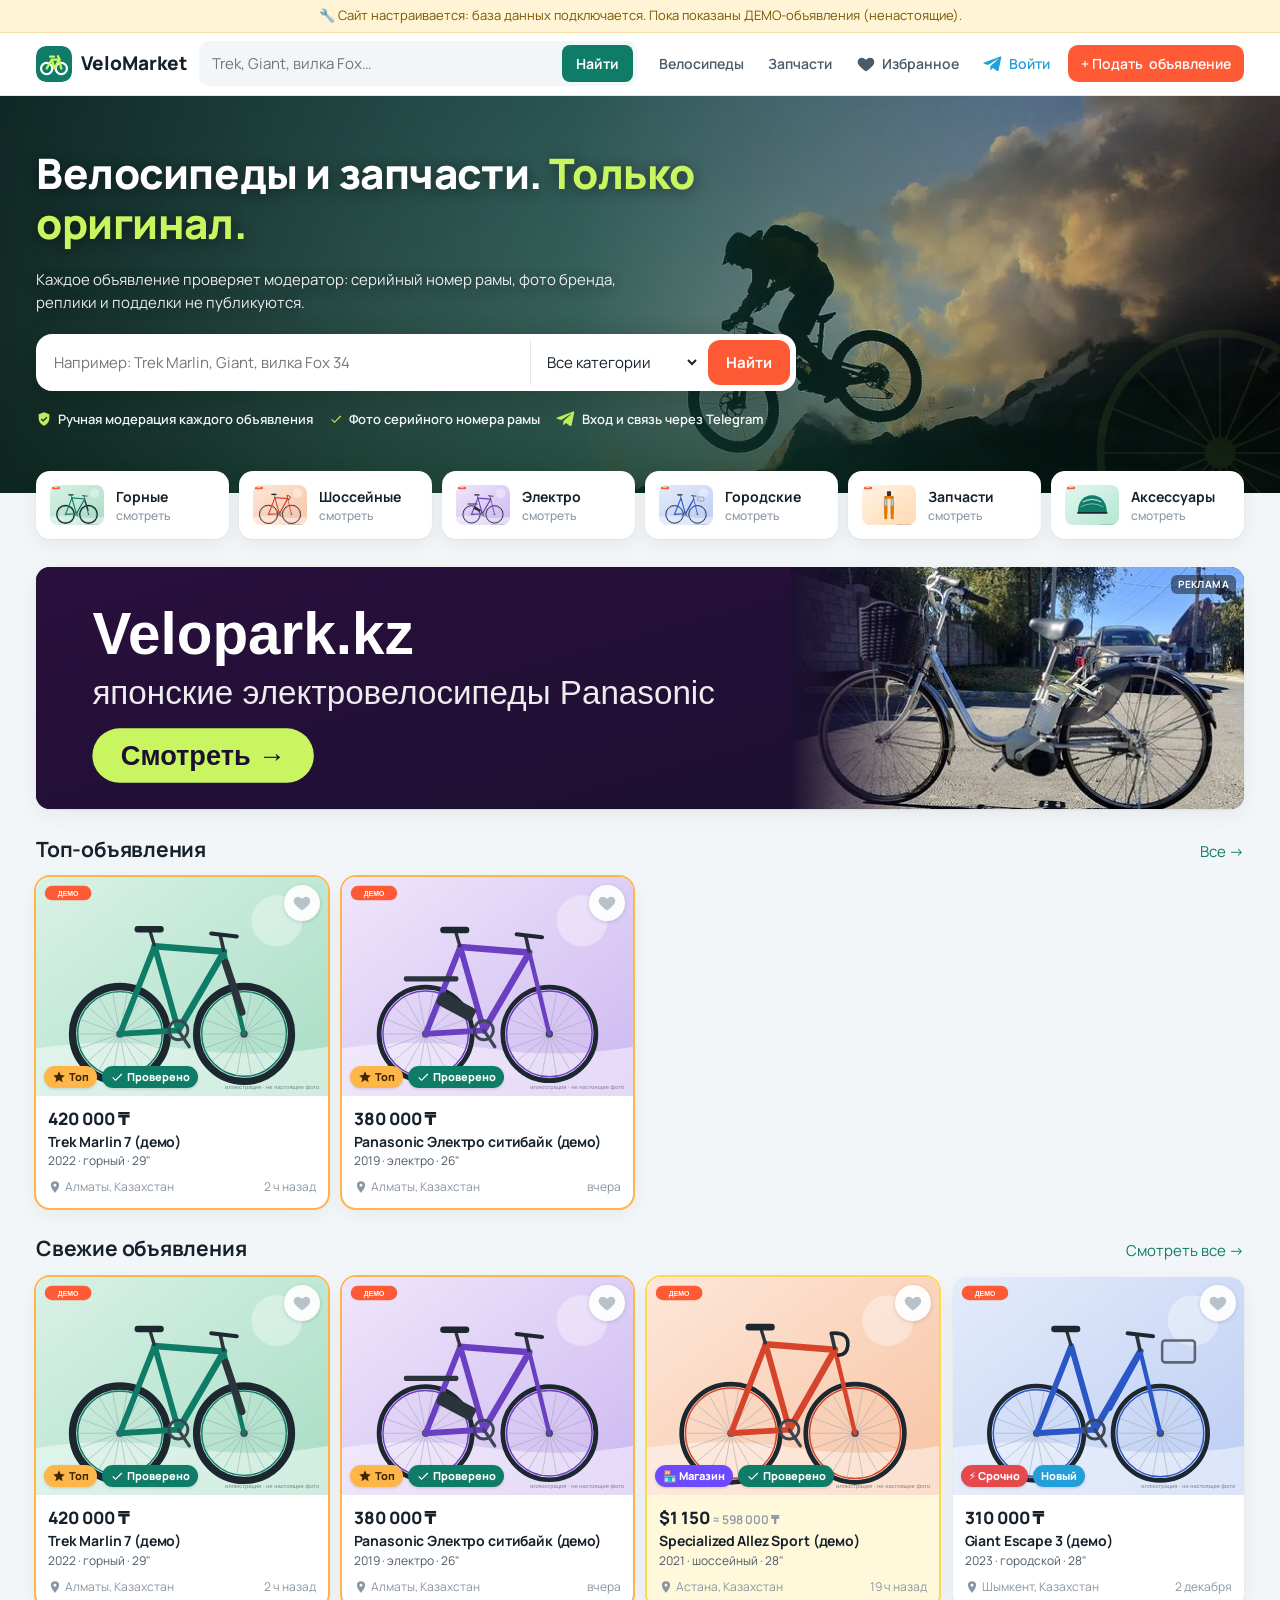
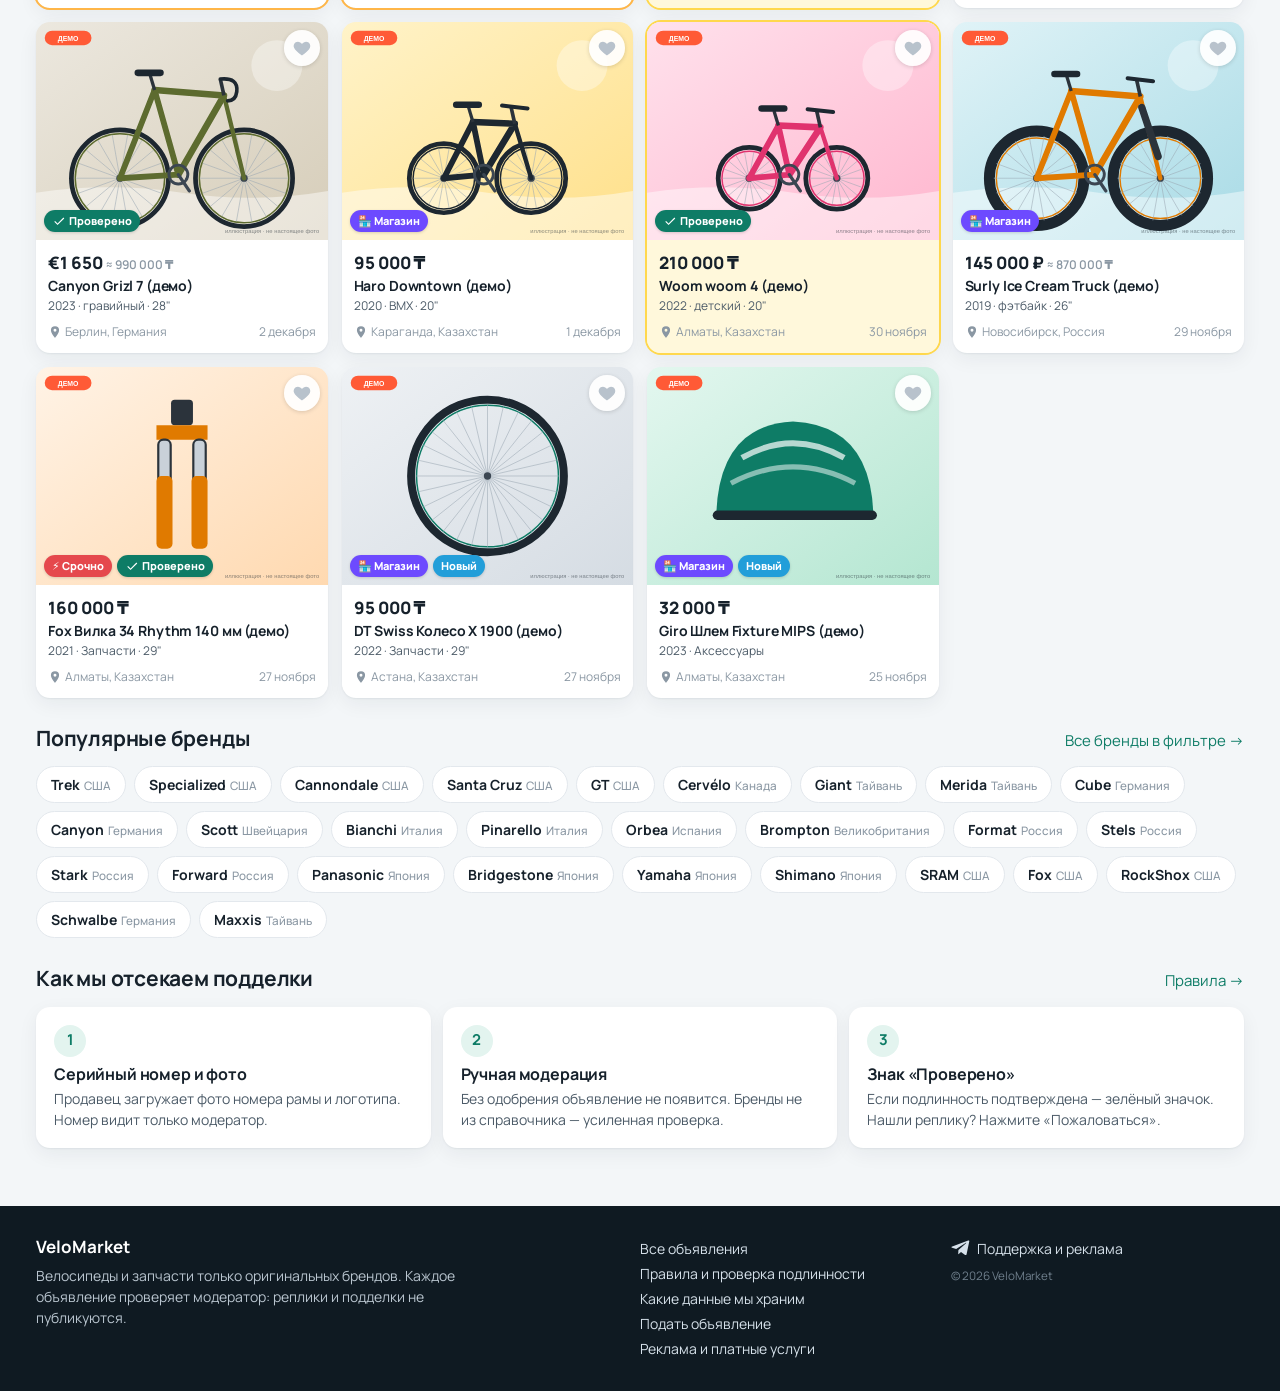
<file: site/index.html>
<!doctype html>
<html lang="ru">
<head>
<meta charset="utf-8">
<meta name="viewport" content="width=device-width,initial-scale=1,viewport-fit=cover">
<title>VeloMarket — велосипеды и запчасти только оригинальных брендов</title>
<meta name="description" content="Доска объявлений велосипедов и запчастей. Каждое объявление проверяет модератор: реплики не проходят.">
<meta name="theme-color" content="#0e7c66">
<meta property="og:title" content="VeloMarket — велосипеды и запчасти только оригинальных брендов">
<meta property="og:description" content="Доска объявлений велосипедов и запчастей. Каждое объявление проверяет модератор: реплики не проходят.">
<link rel="icon" href="assets/favicon.svg" type="image/svg+xml">
<link rel="preconnect" href="https://fonts.googleapis.com"><link rel="preconnect" href="https://fonts.gstatic.com" crossorigin>
<link href="https://fonts.googleapis.com/css2?family=Manrope:wght@400;500;600;700;800&display=swap&subset=cyrillic" rel="stylesheet">
<link rel="stylesheet" href="css/style.css">
</head>
<body class="home">
<main id="app">
<section class="hero has-photo">
<picture class="hero-bg" aria-hidden="true">
  <source media="(max-width: 640px)" type="image/webp" srcset="assets/hero/hero-m-720.webp">
  <source media="(max-width: 640px)" srcset="assets/hero/hero-m-720.jpg">
  <source type="image/webp" srcset="assets/hero/hero-1024.webp 1024w, assets/hero/hero-1600.webp 1600w" sizes="100vw">
  <img src="assets/hero/hero-1600.jpg" srcset="assets/hero/hero-1024.jpg 1024w, assets/hero/hero-1600.jpg 1600w" sizes="100vw" alt="" fetchpriority="high" decoding="async">
</picture>
<svg class="hero-wheel" viewBox="0 0 100 100" aria-hidden="true"><circle cx="50" cy="50" r="46" fill="none" stroke="currentColor" stroke-width="3"/><circle cx="50" cy="50" r="6" fill="currentColor"/><g stroke="currentColor" stroke-width=".8"><line x1="50" y1="50" x2="96.0" y2="50.0"/><line x1="50" y1="50" x2="92.5" y2="67.6"/><line x1="50" y1="50" x2="82.5" y2="82.5"/><line x1="50" y1="50" x2="67.6" y2="92.5"/><line x1="50" y1="50" x2="50.0" y2="96.0"/><line x1="50" y1="50" x2="32.4" y2="92.5"/><line x1="50" y1="50" x2="17.5" y2="82.5"/><line x1="50" y1="50" x2="7.5" y2="67.6"/><line x1="50" y1="50" x2="4.0" y2="50.0"/><line x1="50" y1="50" x2="7.5" y2="32.4"/><line x1="50" y1="50" x2="17.5" y2="17.5"/><line x1="50" y1="50" x2="32.4" y2="7.5"/><line x1="50" y1="50" x2="50.0" y2="4.0"/><line x1="50" y1="50" x2="67.6" y2="7.5"/><line x1="50" y1="50" x2="82.5" y2="17.5"/><line x1="50" y1="50" x2="92.5" y2="32.4"/></g></svg>
<div class="wrap">
  <h1>Велосипеды и запчасти. <span class="lime">Только оригинал.</span></h1>
  <p>Каждое объявление проверяет модератор: серийный номер рамы, фото бренда, реплики и подделки не публикуются.</p>
  <form class="big-search" action="list.html">
    <input name="q" type="search" placeholder="Например: Trek Marlin, Giant, вилка Fox 34" aria-label="Что ищете">
    <select name="category" aria-label="Категория"><option value="">Все категории</option><option value="bike">Велосипеды</option><option value="part">Запчасти</option><option value="accessory">Аксессуары</option></select>
    <button class="btn btn-accent">Найти</button>
  </form>
  <div class="trust"><span data-i="shield"></span></div>
</div></section>
<div class="wrap">
  <div class="cats" id="cats"></div>
  <section class="block"><div class="ad-slot" id="ad-home-top"></div></section>
  <section class="block" id="featured-block"><div class="block-head"><h2>Топ-объявления</h2><a href="list.html?featured=1">Все →</a></div><div class="grid" id="featured"></div></section>
  <section class="block"><div class="block-head"><h2>Свежие объявления</h2><a href="list.html">Смотреть все →</a></div><div class="grid" id="fresh"></div></section>
  <section class="block"><div class="block-head"><h2>Популярные бренды</h2><a href="list.html">Все бренды в фильтре →</a></div><div class="brands" id="brands"></div></section>
  <section class="block"><div class="block-head"><h2>Как мы отсекаем подделки</h2><a href="rules.html">Правила →</a></div>
    <div class="steps">
      <div class="step"><b>1</b><h3>Серийный номер и фото</h3><p>Продавец загружает фото номера рамы и логотипа. Номер видит только модератор.</p></div>
      <div class="step"><b>2</b><h3>Ручная модерация</h3><p>Без одобрения объявление не появится. Бренды не из справочника — усиленная проверка.</p></div>
      <div class="step"><b>3</b><h3>Знак «Проверено»</h3><p>Если подлинность подтверждена — зелёный значок. Нашли реплику? Нажмите «Пожаловаться».</p></div>
    </div></section>
</div>
</main>
<script type="module" src="js/pages/home.js"></script>
</body>
</html>
</file>
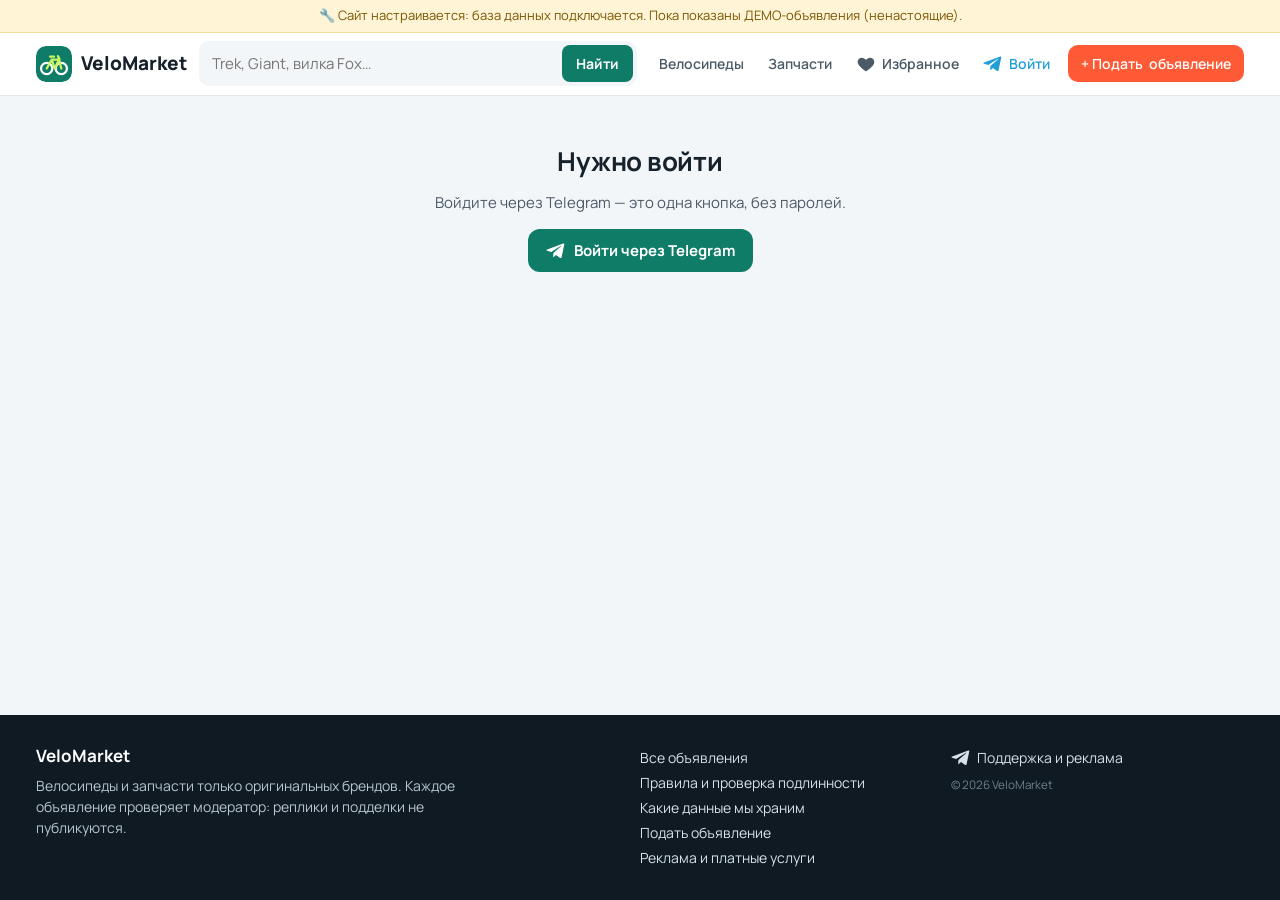
<file: site/admin.html>
<!doctype html>
<html lang="ru">
<head>
<meta charset="utf-8">
<meta name="viewport" content="width=device-width,initial-scale=1,viewport-fit=cover">
<title>Модерация — VeloMarket</title>
<meta name="description" content="Панель администратора.">
<meta name="theme-color" content="#0e7c66">
<meta property="og:title" content="Модерация — VeloMarket">
<meta property="og:description" content="Панель администратора.">
<link rel="icon" href="assets/favicon.svg" type="image/svg+xml">
<link rel="preconnect" href="https://fonts.googleapis.com"><link rel="preconnect" href="https://fonts.gstatic.com" crossorigin>
<link href="https://fonts.googleapis.com/css2?family=Manrope:wght@400;500;600;700;800&display=swap&subset=cyrillic" rel="stylesheet">
<link rel="stylesheet" href="css/style.css">
</head>
<body class="admin">
<main id="app">
<div class="wrap" style="margin-bottom:40px" id="admin-root"></div>
<dialog id="reject-dlg"><form method="dialog" id="reject-form">
  <h3>Отклонить объявление</h3>
  <div class="field"><label for="rj-preset">Причина</label><select id="rj-preset">
    <option>Похоже на реплику / подделку</option><option>Нет фото серийного номера или он нечитаем</option>
    <option>Серийный номер на фото не совпадает с указанным</option><option>Нет фото логотипа / бренда</option>
    <option>Бренд не соответствует велосипеду («ноунейм под бренд»)</option><option>Фото взяты из интернета</option>
    <option>Недостаточно фото или плохое качество</option><option>Неверная категория или описание</option><option>Уберите телефон, адрес или документы из текста/фото — связь только через Telegram</option><option value="">Другое (напишите ниже)</option></select></div>
  <div class="field"><label for="rj-text">Комментарий продавцу</label><textarea id="rj-text" maxlength="500" style="min-height:80px"></textarea></div>
  <div class="btns"><button value="cancel" class="btn btn-ghost" formnovalidate>Отмена</button><button value="ok" class="btn btn-danger">Отклонить</button></div>
</form></dialog>
</main>
<script type="module" src="js/pages/admin.js"></script>
</body>
</html>
</file>
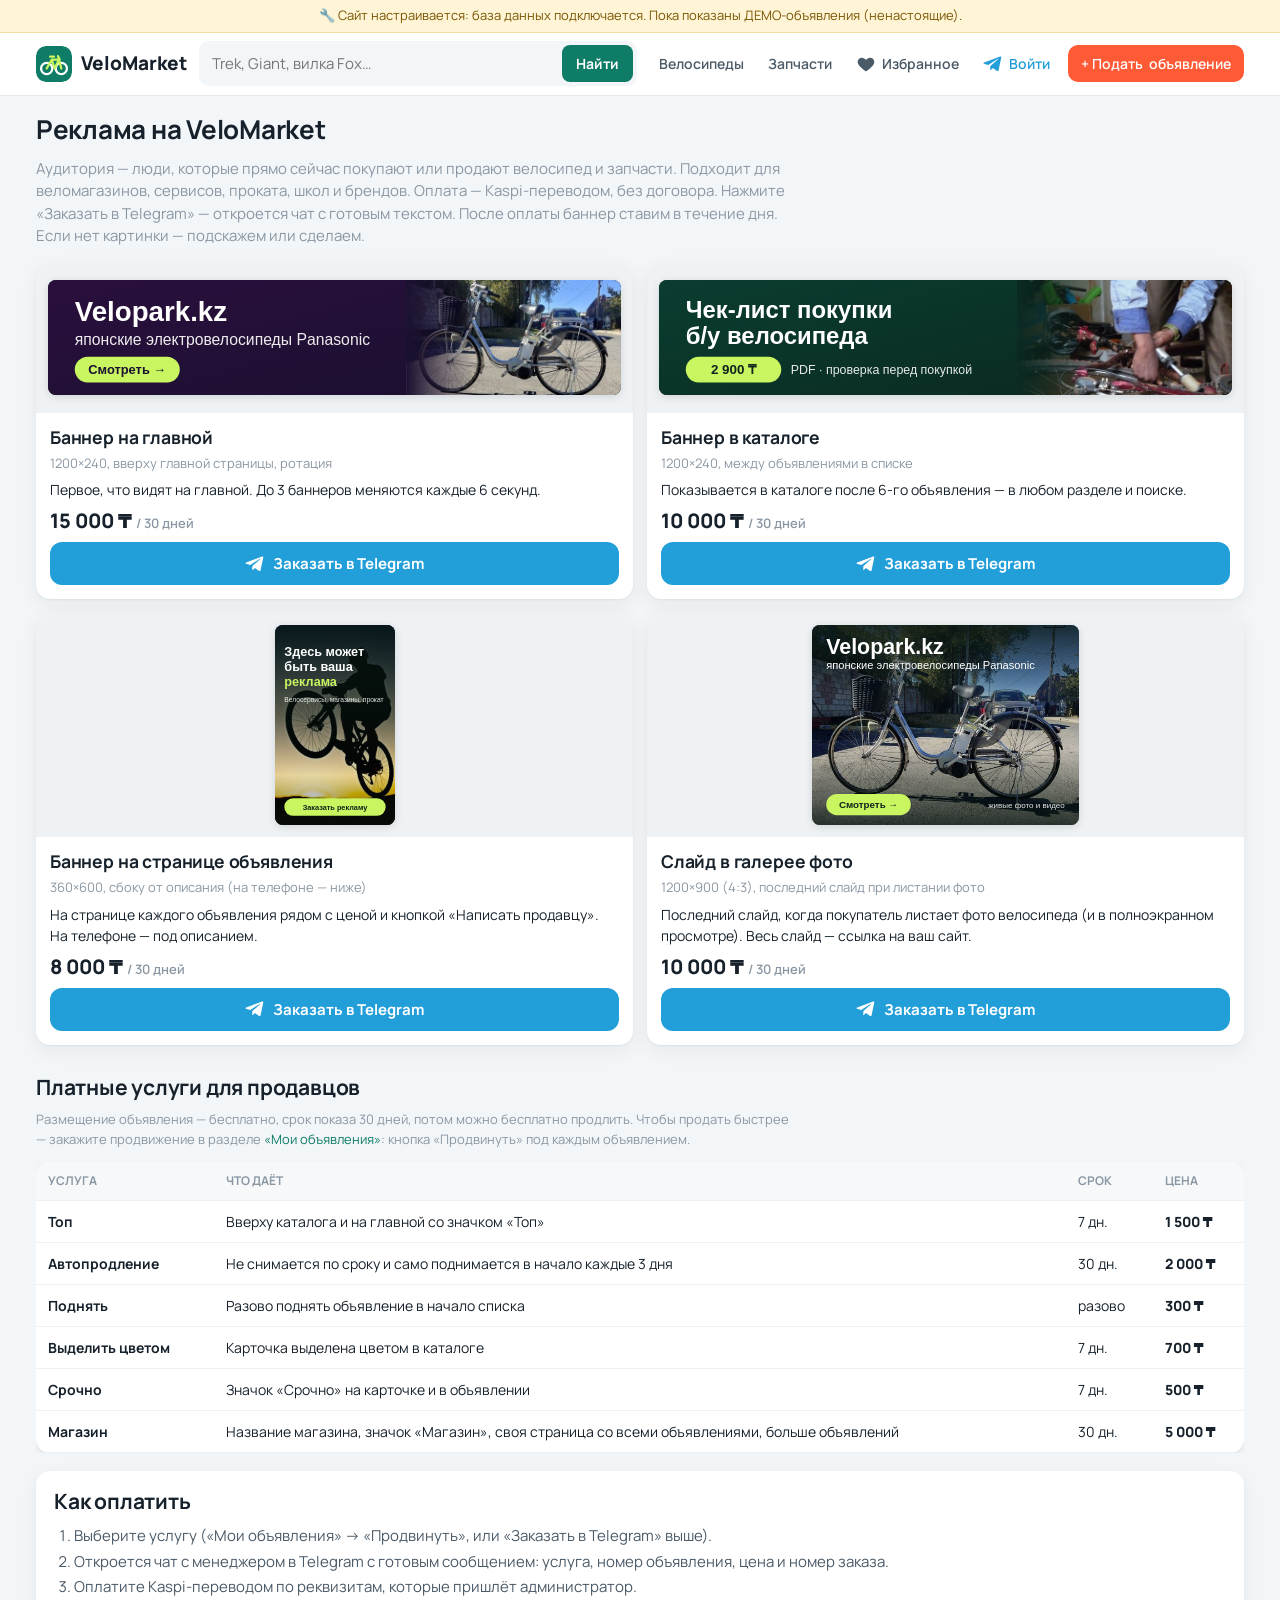
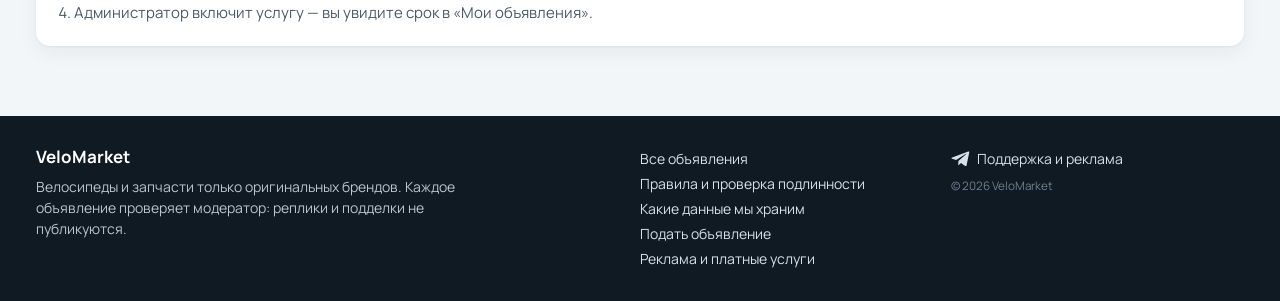
<file: site/advertise.html>
<!doctype html>
<html lang="ru">
<head>
<meta charset="utf-8">
<meta name="viewport" content="width=device-width,initial-scale=1,viewport-fit=cover">
<title>Реклама и платные услуги — VeloMarket</title>
<meta name="description" content="Баннеры на VeloMarket и продвижение объявлений: цены и как заказать.">
<meta name="theme-color" content="#0e7c66">
<meta property="og:title" content="Реклама и платные услуги — VeloMarket">
<meta property="og:description" content="Баннеры на VeloMarket и продвижение объявлений: цены и как заказать.">
<link rel="icon" href="assets/favicon.svg" type="image/svg+xml">
<link rel="preconnect" href="https://fonts.googleapis.com"><link rel="preconnect" href="https://fonts.gstatic.com" crossorigin>
<link href="https://fonts.googleapis.com/css2?family=Manrope:wght@400;500;600;700;800&display=swap&subset=cyrillic" rel="stylesheet">
<link rel="stylesheet" href="css/style.css">
</head>
<body class="advertise">
<main id="app">
<div class="wrap" style="margin:18px auto 40px" id="adv-root"></div>
</main>
<script type="module" src="js/pages/advertise.js"></script>
</body>
</html>
</file>
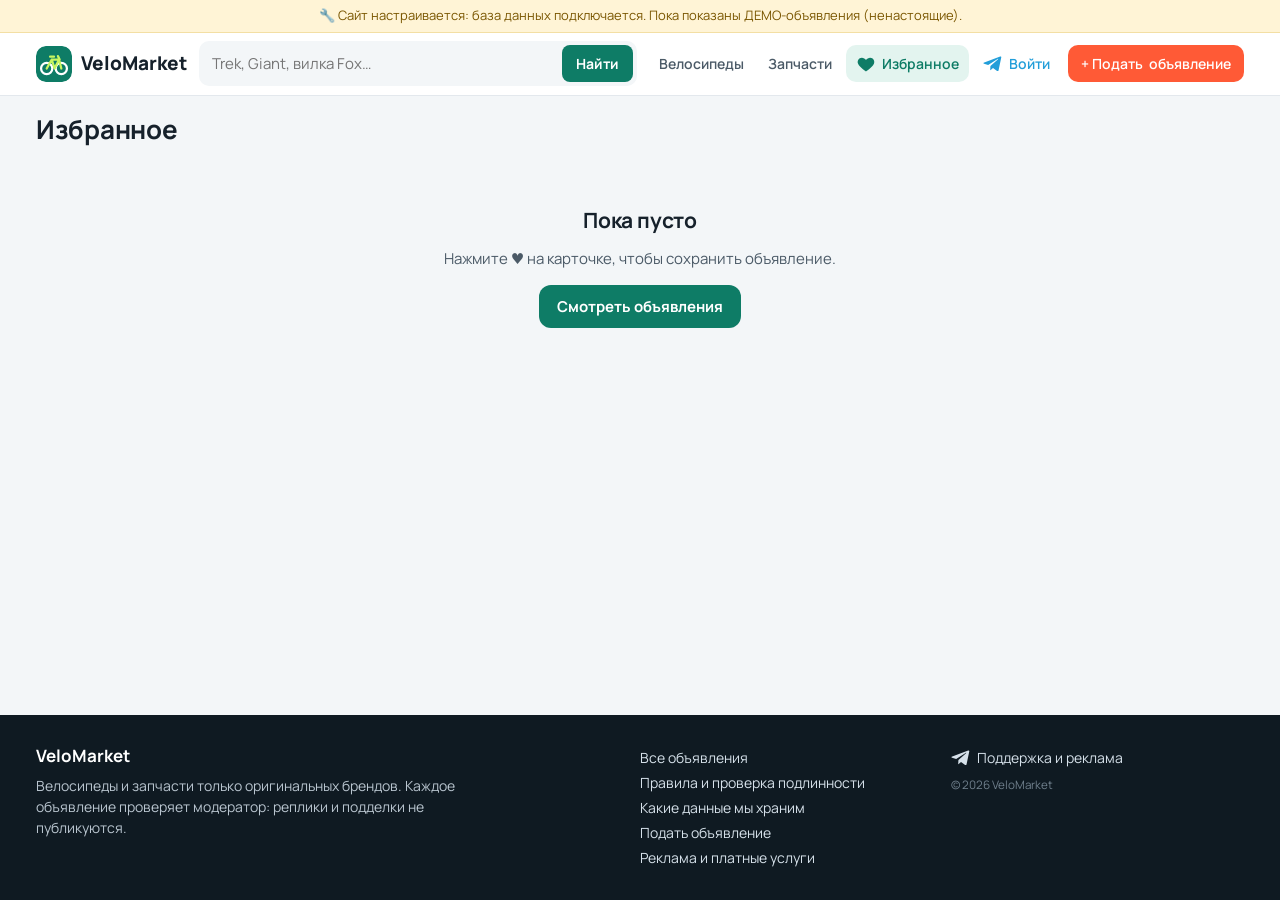
<file: site/favorites.html>
<!doctype html>
<html lang="ru">
<head>
<meta charset="utf-8">
<meta name="viewport" content="width=device-width,initial-scale=1,viewport-fit=cover">
<title>Избранное — VeloMarket</title>
<meta name="description" content="Сохранённые объявления.">
<meta name="theme-color" content="#0e7c66">
<meta property="og:title" content="Избранное — VeloMarket">
<meta property="og:description" content="Сохранённые объявления.">
<link rel="icon" href="assets/favicon.svg" type="image/svg+xml">
<link rel="preconnect" href="https://fonts.googleapis.com"><link rel="preconnect" href="https://fonts.gstatic.com" crossorigin>
<link href="https://fonts.googleapis.com/css2?family=Manrope:wght@400;500;600;700;800&display=swap&subset=cyrillic" rel="stylesheet">
<link rel="stylesheet" href="css/style.css">
</head>
<body class="favs">
<main id="app">
<div class="wrap" style="margin:18px auto 36px"><h1>Избранное</h1><div class="grid" id="fav-grid"></div></div>
</main>
<script type="module" src="js/pages/favorites.js"></script>
</body>
</html>
</file>
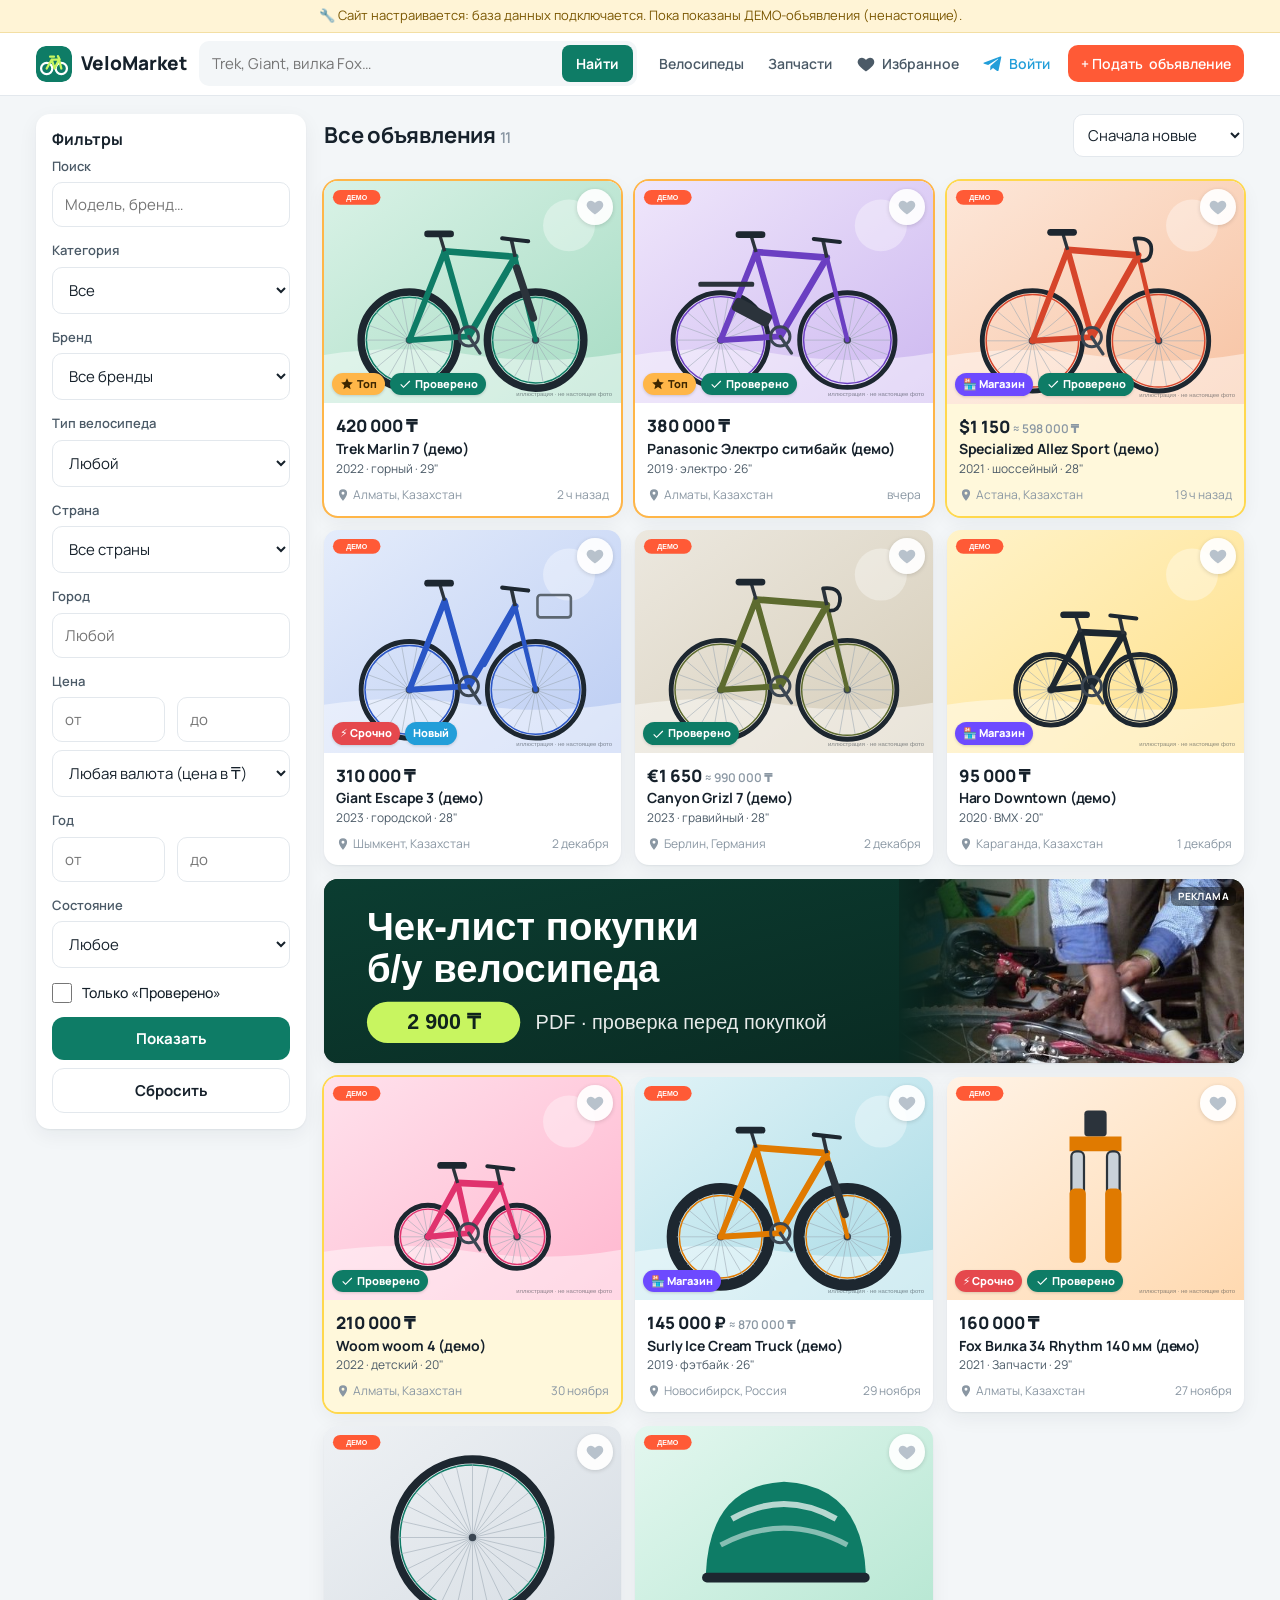
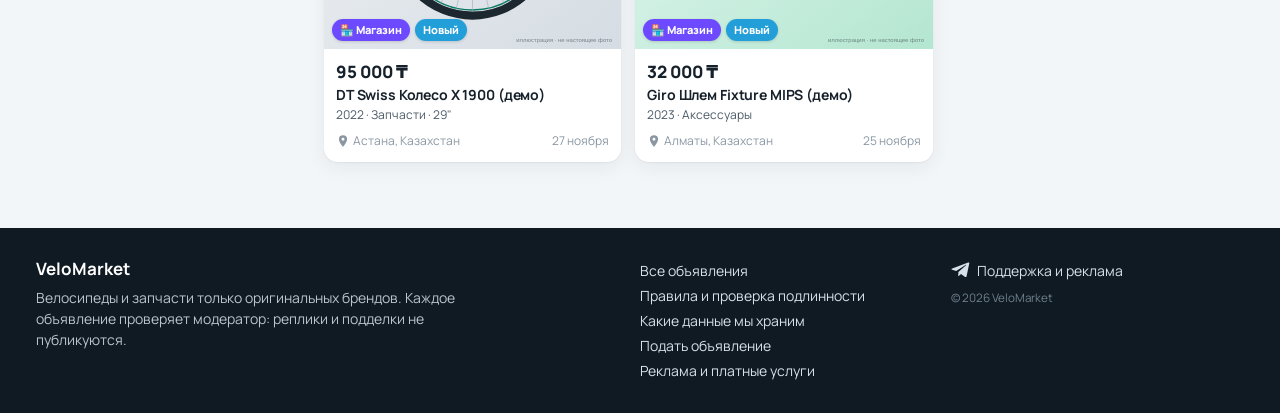
<file: site/list.html>
<!doctype html>
<html lang="ru">
<head>
<meta charset="utf-8">
<meta name="viewport" content="width=device-width,initial-scale=1,viewport-fit=cover">
<title>Объявления — VeloMarket</title>
<meta name="description" content="Велосипеды, запчасти и аксессуары оригинальных брендов: фильтры по бренду, типу, стране, цене.">
<meta name="theme-color" content="#0e7c66">
<meta property="og:title" content="Объявления — VeloMarket">
<meta property="og:description" content="Велосипеды, запчасти и аксессуары оригинальных брендов: фильтры по бренду, типу, стране, цене.">
<link rel="icon" href="assets/favicon.svg" type="image/svg+xml">
<link rel="preconnect" href="https://fonts.googleapis.com"><link rel="preconnect" href="https://fonts.gstatic.com" crossorigin>
<link href="https://fonts.googleapis.com/css2?family=Manrope:wght@400;500;600;700;800&display=swap&subset=cyrillic" rel="stylesheet">
<link rel="stylesheet" href="css/style.css">
</head>
<body class="list">
<main id="app">
<div class="wrap catalog">
  <aside class="filters" id="filters"><form id="ff">
    <h3>Фильтры <button type="button" class="drawer-close" id="close-filters" aria-label="Закрыть">×</button></h3>
    <div class="field"><label for="f-q">Поиск</label><input id="f-q" name="q" type="search" placeholder="Модель, бренд…"></div>
    <div class="field"><label for="f-category">Категория</label><select id="f-category" name="category"><option value="">Все</option><option value="bike">Велосипеды</option><option value="part">Запчасти</option><option value="accessory">Аксессуары</option></select></div>
    <div class="field"><label for="f-brand">Бренд</label><select id="f-brand" name="brand"><option value="">Все бренды</option></select></div>
    <div class="field" id="type-field"><label for="f-type">Тип велосипеда</label><select id="f-type" name="type"><option value="">Любой</option></select></div>
    <div class="field"><label for="f-country">Страна</label><select id="f-country" name="country"><option value="">Все страны</option></select></div>
    <div class="field"><label for="f-city">Город</label><input id="f-city" name="city" list="cities" placeholder="Любой"><datalist id="cities"></datalist></div>
    <div class="field"><label>Цена</label><div class="row"><input name="price_from" type="number" min="0" inputmode="numeric" placeholder="от"><input name="price_to" type="number" min="0" inputmode="numeric" placeholder="до"></div>
      <select name="currency" style="margin-top:8px" aria-label="Валюта"><option value="">Любая валюта (цена в ₸)</option></select></div>
    <div class="field"><label>Год</label><div class="row"><input name="year_from" type="number" min="1950" max="2100" placeholder="от"><input name="year_to" type="number" min="1950" max="2100" placeholder="до"></div></div>
    <div class="field"><label for="f-cond">Состояние</label><select id="f-cond" name="condition"><option value="">Любое</option><option value="new">Новый</option><option value="used">С пробегом</option></select></div>
    <div class="field"><label class="check"><input type="checkbox" name="verified" value="1"> Только «Проверено»</label></div>
    <input type="hidden" name="featured">
    <button class="btn btn-primary btn-block">Показать</button>
    <button type="reset" class="btn btn-ghost btn-block" style="margin-top:8px" id="reset">Сбросить</button>
  </form></aside>
  <section>
    <div class="list-top"><h1 id="list-title">Все объявления</h1>
      <div class="tools"><button class="btn btn-ghost btn-sm open-filters" id="open-filters" data-i="filter"> Фильтры</button>
      <select id="sort" aria-label="Сортировка"><option value="fresh">Сначала новые</option><option value="price_asc">Сначала дешёвые</option><option value="price_desc">Сначала дорогие</option><option value="year_desc">Год: новее</option></select></div>
    </div>
    <div class="chips" id="chips"></div>
    <div class="grid" id="results"></div>
    <div id="pager"></div>
  </section>
</div>
</main>
<script type="module" src="js/pages/list.js"></script>
</body>
</html>
</file>
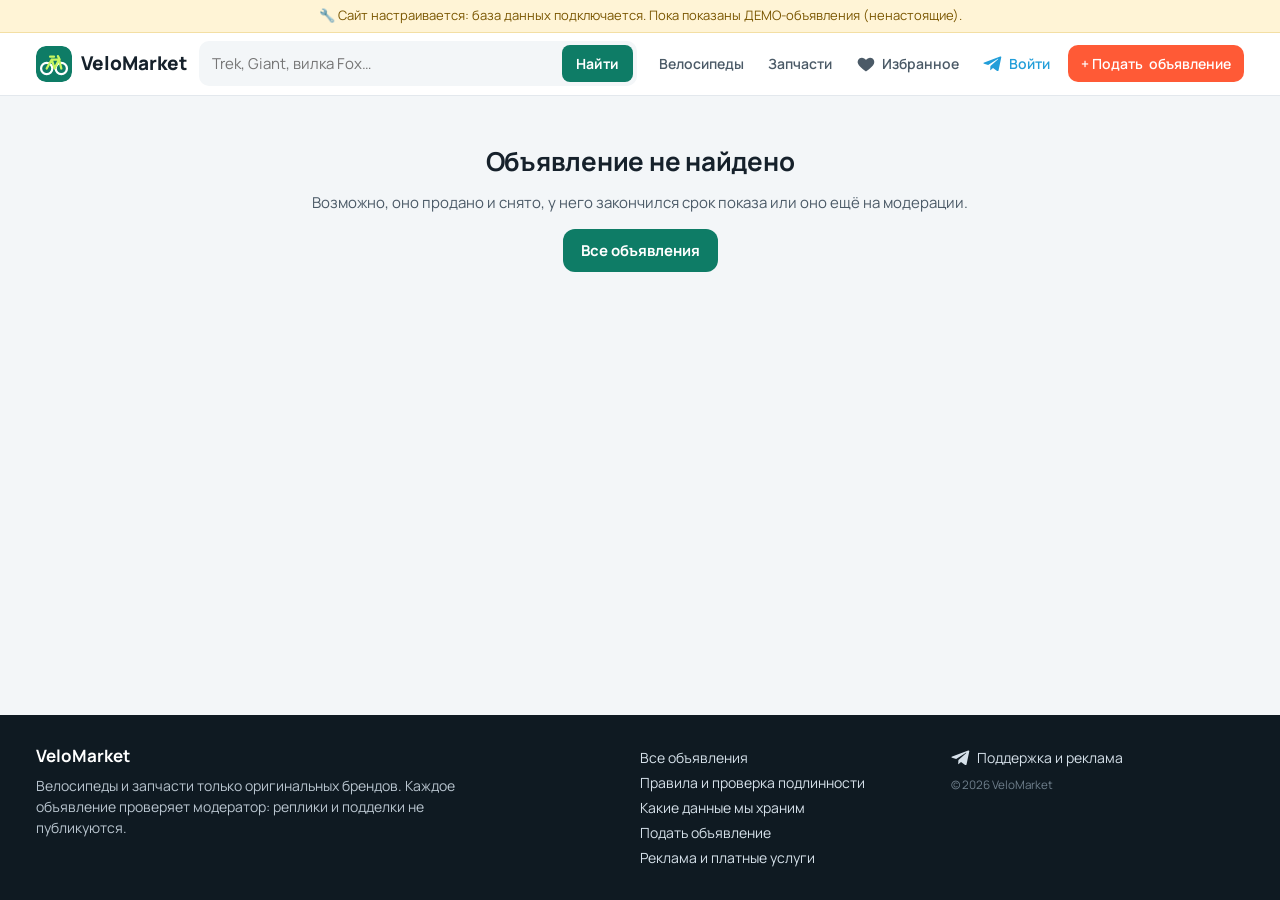
<file: site/listing.html>
<!doctype html>
<html lang="ru">
<head>
<meta charset="utf-8">
<meta name="viewport" content="width=device-width,initial-scale=1,viewport-fit=cover">
<title>Объявление — VeloMarket</title>
<meta name="description" content="Объявление о продаже велосипеда или запчасти.">
<meta name="theme-color" content="#0e7c66">
<meta property="og:title" content="Объявление — VeloMarket">
<meta property="og:description" content="Объявление о продаже велосипеда или запчасти.">
<link rel="icon" href="assets/favicon.svg" type="image/svg+xml">
<link rel="preconnect" href="https://fonts.googleapis.com"><link rel="preconnect" href="https://fonts.gstatic.com" crossorigin>
<link href="https://fonts.googleapis.com/css2?family=Manrope:wght@400;500;600;700;800&display=swap&subset=cyrillic" rel="stylesheet">
<link rel="stylesheet" href="css/style.css">
</head>
<body class="listing">
<main id="app">
<div class="wrap" id="lst-root"><div class="lst"><div class="skeleton" style="aspect-ratio:4/3"></div><div class="skeleton"></div></div></div>
<dialog id="report-dlg"><form method="dialog" id="report-form">
  <h3>Пожаловаться на объявление</h3>
  <div class="field"><label for="r-reason">Причина</label><select id="r-reason" name="reason" required></select></div>
  <div class="field"><label for="r-comment">Комментарий (необязательно)</label><textarea id="r-comment" name="comment" maxlength="1000" style="min-height:90px" placeholder="Почему вы считаете, что это реплика или обман?"></textarea></div>
  <div class="btns"><button value="cancel" class="btn btn-ghost" formnovalidate>Отмена</button><button value="send" class="btn btn-danger">Отправить</button></div>
</form></dialog>
</main>
<script type="module" src="js/pages/listing.js"></script>
</body>
</html>
</file>
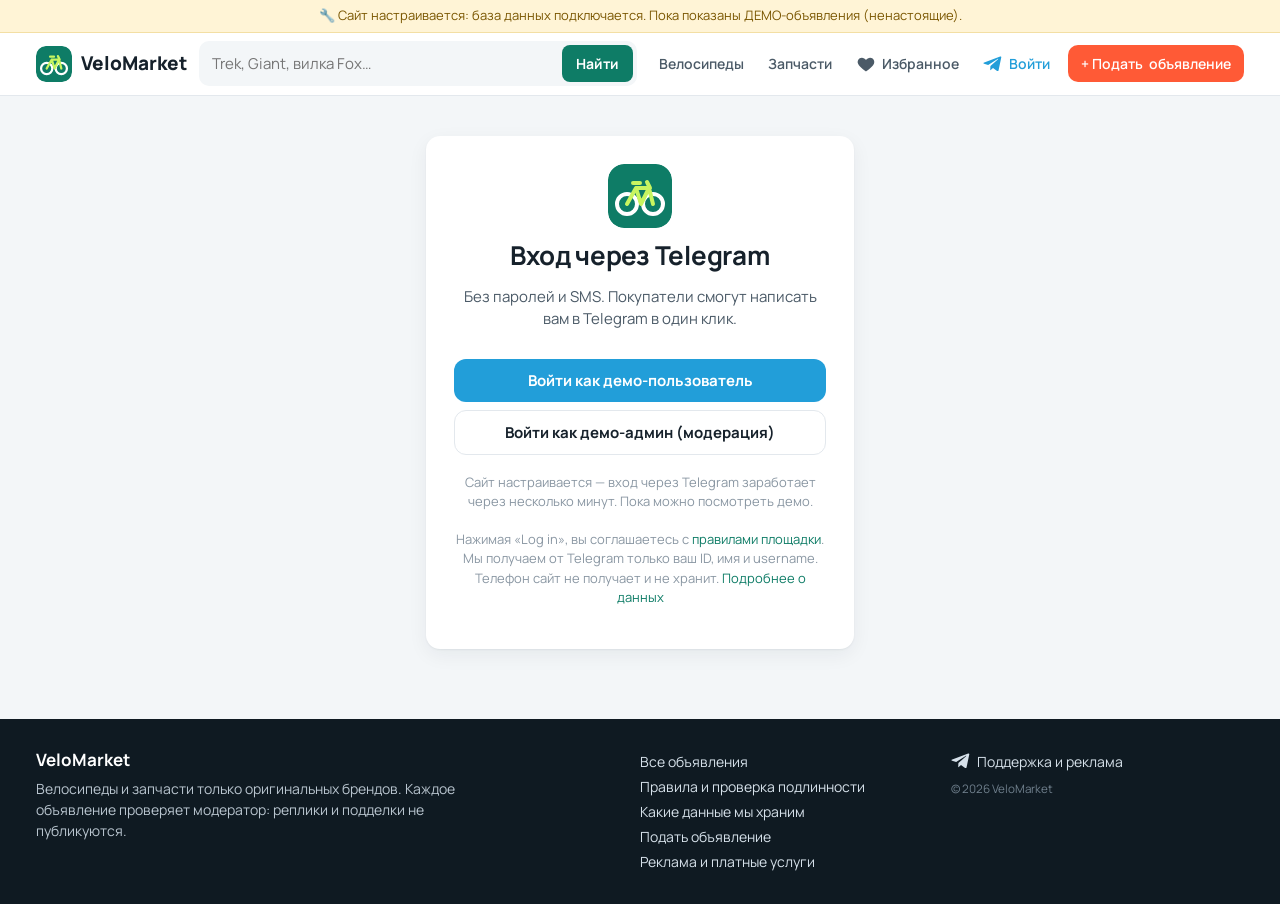
<file: site/login.html>
<!doctype html>
<html lang="ru">
<head>
<meta charset="utf-8">
<meta name="viewport" content="width=device-width,initial-scale=1,viewport-fit=cover">
<title>Вход через Telegram — VeloMarket</title>
<meta name="description" content="Вход на VeloMarket через Telegram.">
<meta name="theme-color" content="#0e7c66">
<meta property="og:title" content="Вход через Telegram — VeloMarket">
<meta property="og:description" content="Вход на VeloMarket через Telegram.">
<link rel="icon" href="assets/favicon.svg" type="image/svg+xml">
<link rel="preconnect" href="https://fonts.googleapis.com"><link rel="preconnect" href="https://fonts.gstatic.com" crossorigin>
<link href="https://fonts.googleapis.com/css2?family=Manrope:wght@400;500;600;700;800&display=swap&subset=cyrillic" rel="stylesheet">
<link rel="stylesheet" href="css/style.css">
</head>
<body class="login">
<main id="app">
<div class="wrap login-box"><div class="panel">
  <img src="assets/logo.svg" alt="" width="64" height="64" style="margin:0 auto 12px;border-radius:16px">
  <h1>Вход через Telegram</h1>
  <p style="color:var(--ink2)">Без паролей и SMS. Покупатели смогут написать вам в Telegram в один клик.</p>
  <div id="tg-widget"></div>
  <div id="login-msg" class="hint"></div>
  <p class="hint" style="margin-top:18px">Нажимая «Log in», вы соглашаетесь с <a href="rules.html">правилами площадки</a>. Мы получаем от Telegram только ваш ID, имя и username. Телефон сайт не получает и не хранит. <a href="rules.html#data">Подробнее о данных</a></p>
</div></div>
</main>
<script type="module" src="js/pages/login.js"></script>
</body>
</html>
</file>
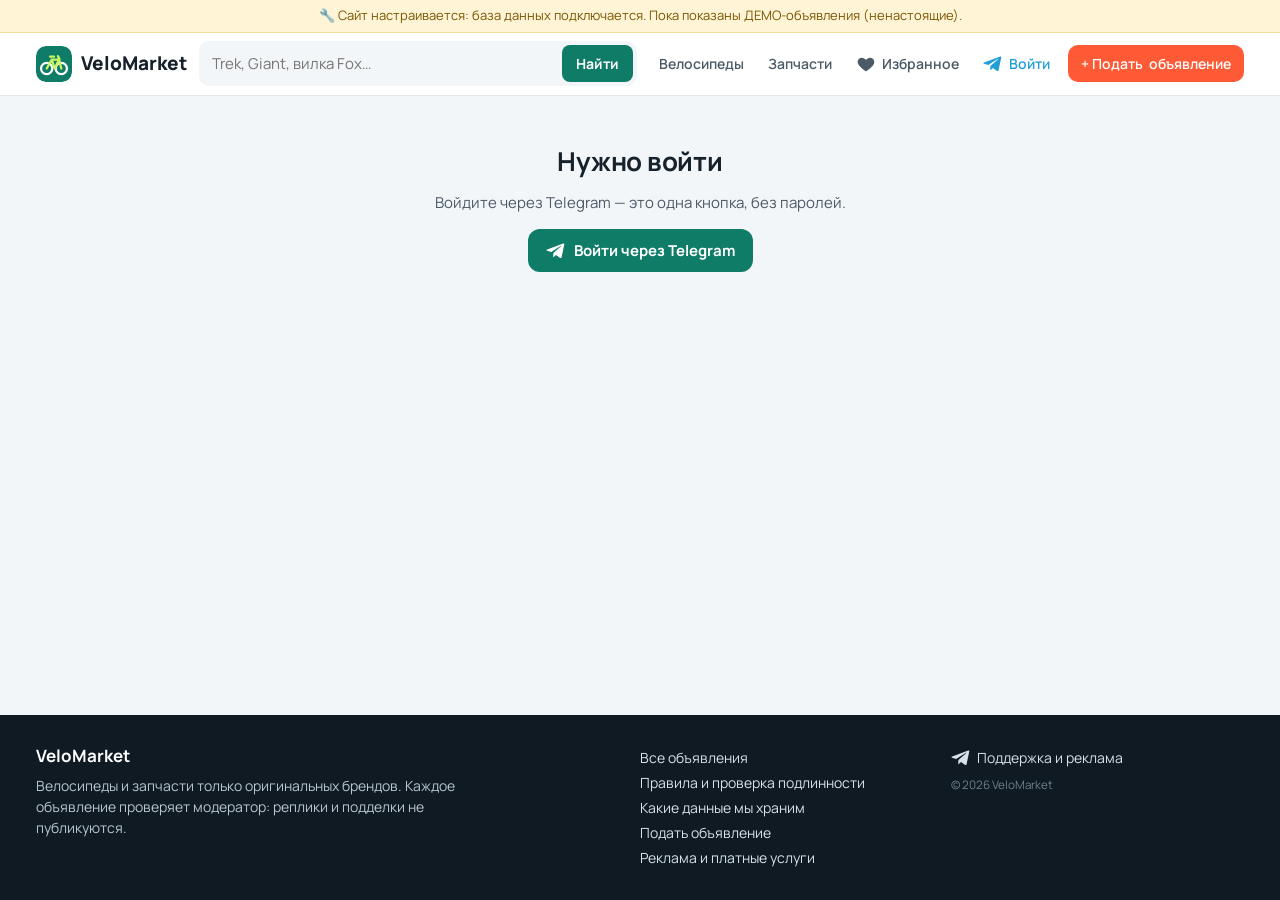
<file: site/my.html>
<!doctype html>
<html lang="ru">
<head>
<meta charset="utf-8">
<meta name="viewport" content="width=device-width,initial-scale=1,viewport-fit=cover">
<title>Мои объявления — VeloMarket</title>
<meta name="description" content="Личный кабинет продавца.">
<meta name="theme-color" content="#0e7c66">
<meta property="og:title" content="Мои объявления — VeloMarket">
<meta property="og:description" content="Личный кабинет продавца.">
<link rel="icon" href="assets/favicon.svg" type="image/svg+xml">
<link rel="preconnect" href="https://fonts.googleapis.com"><link rel="preconnect" href="https://fonts.gstatic.com" crossorigin>
<link href="https://fonts.googleapis.com/css2?family=Manrope:wght@400;500;600;700;800&display=swap&subset=cyrillic" rel="stylesheet">
<link rel="stylesheet" href="css/style.css">
</head>
<body class="my">
<main id="app">
<div class="wrap form-page" id="my-root"></div>
</main>
<script type="module" src="js/pages/my.js"></script>
</body>
</html>
</file>
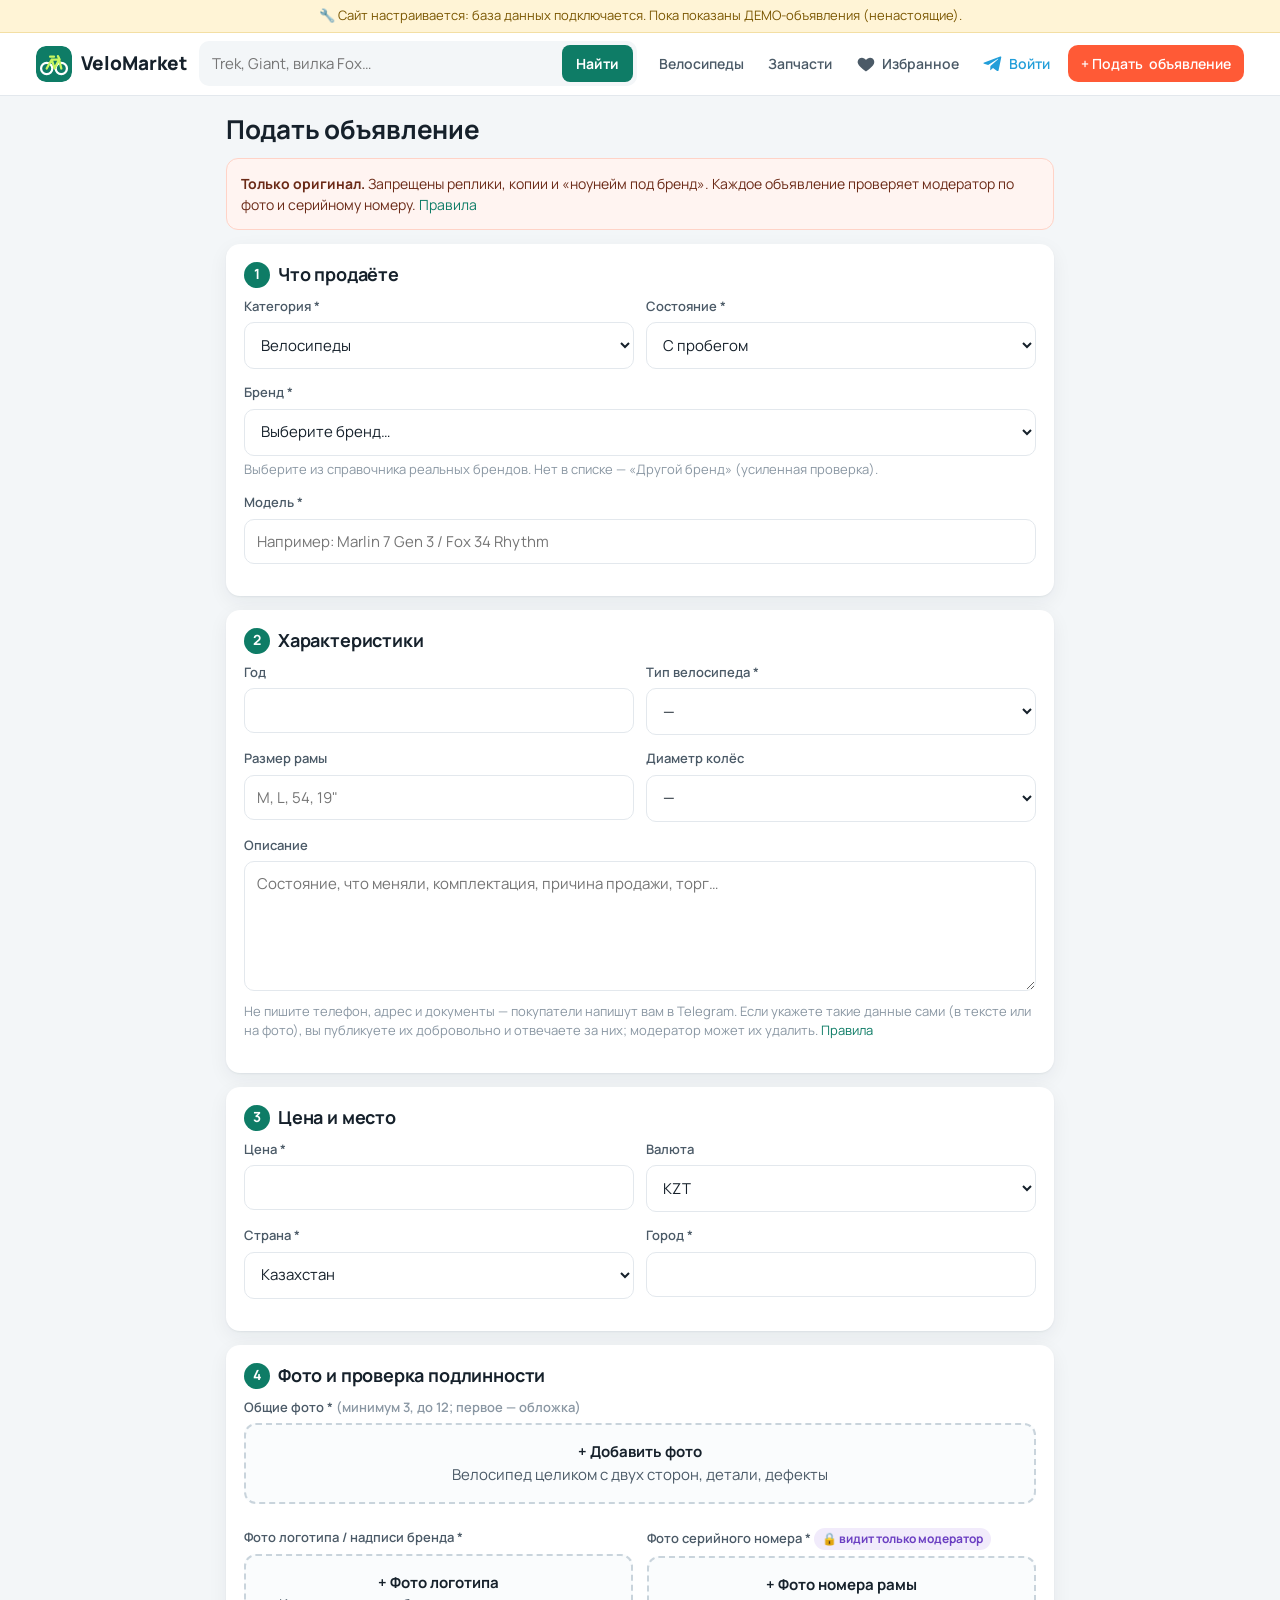
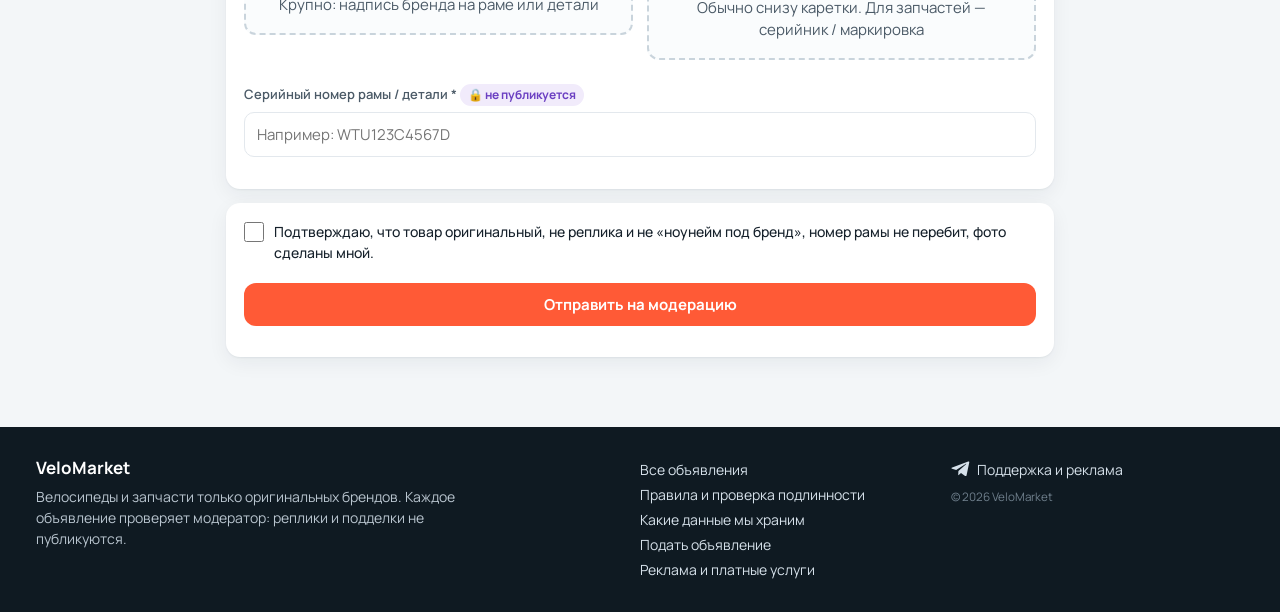
<file: site/new.html>
<!doctype html>
<html lang="ru">
<head>
<meta charset="utf-8">
<meta name="viewport" content="width=device-width,initial-scale=1,viewport-fit=cover">
<title>Подать объявление — VeloMarket</title>
<meta name="description" content="Разместите велосипед или запчасть. Обязательная проверка подлинности.">
<meta name="theme-color" content="#0e7c66">
<meta property="og:title" content="Подать объявление — VeloMarket">
<meta property="og:description" content="Разместите велосипед или запчасть. Обязательная проверка подлинности.">
<link rel="icon" href="assets/favicon.svg" type="image/svg+xml">
<link rel="preconnect" href="https://fonts.googleapis.com"><link rel="preconnect" href="https://fonts.gstatic.com" crossorigin>
<link href="https://fonts.googleapis.com/css2?family=Manrope:wght@400;500;600;700;800&display=swap&subset=cyrillic" rel="stylesheet">
<link rel="stylesheet" href="css/style.css">
</head>
<body class="new">
<main id="app">
<div class="wrap form-page" id="new-root"></div>
</main>
<script type="module" src="js/pages/new.js"></script>
</body>
</html>
</file>
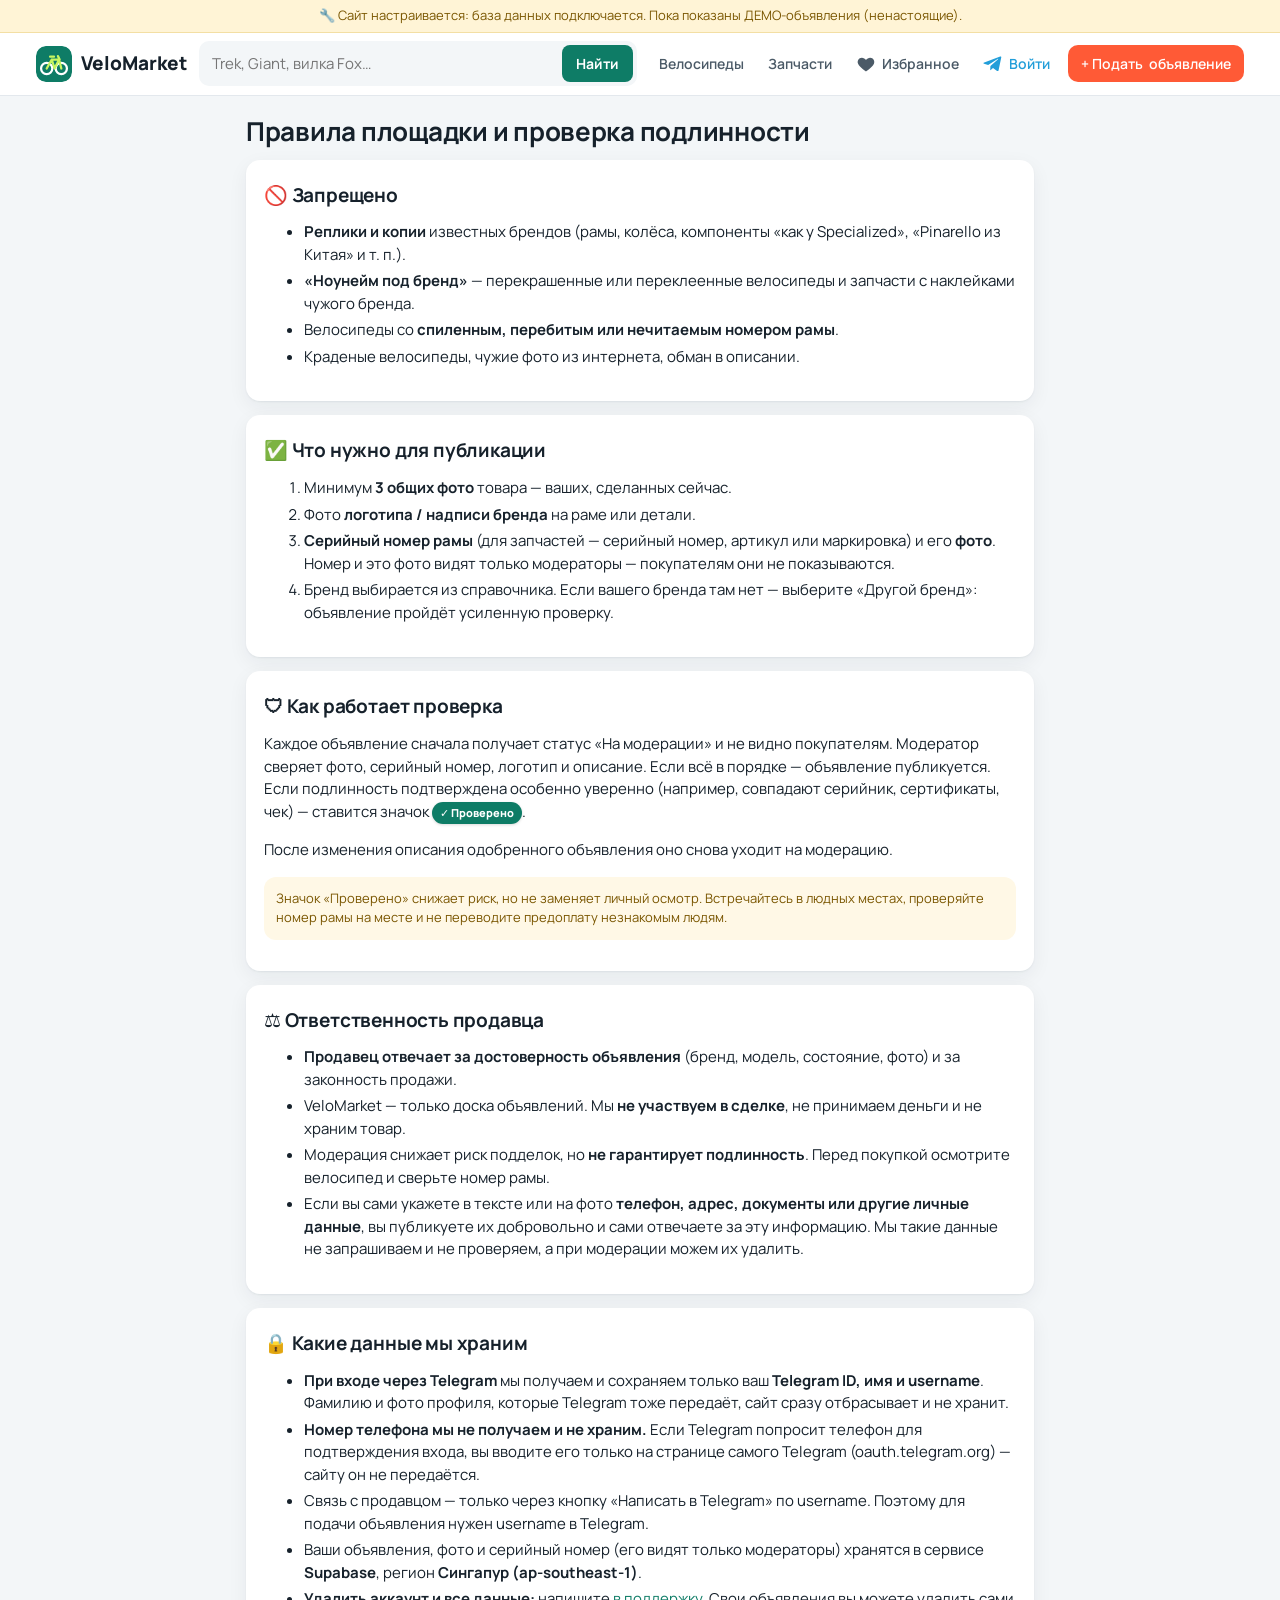
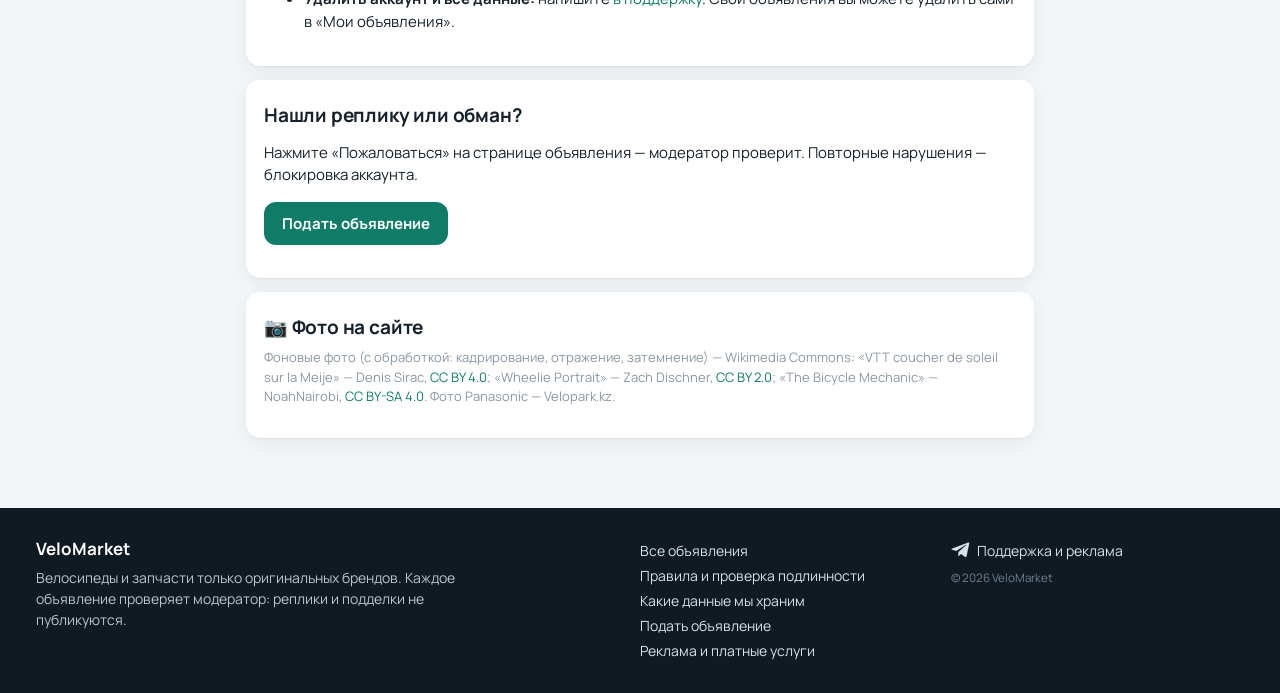
<file: site/rules.html>
<!doctype html>
<html lang="ru">
<head>
<meta charset="utf-8">
<meta name="viewport" content="width=device-width,initial-scale=1,viewport-fit=cover">
<title>Правила и проверка подлинности — VeloMarket</title>
<meta name="description" content="Правила размещения: только оригинальные велосипеды и запчасти.">
<meta name="theme-color" content="#0e7c66">
<meta property="og:title" content="Правила и проверка подлинности — VeloMarket">
<meta property="og:description" content="Правила размещения: только оригинальные велосипеды и запчасти.">
<link rel="icon" href="assets/favicon.svg" type="image/svg+xml">
<link rel="preconnect" href="https://fonts.googleapis.com"><link rel="preconnect" href="https://fonts.gstatic.com" crossorigin>
<link href="https://fonts.googleapis.com/css2?family=Manrope:wght@400;500;600;700;800&display=swap&subset=cyrillic" rel="stylesheet">
<link rel="stylesheet" href="css/style.css">
</head>
<body class="rules">
<main id="app">
<div class="wrap prose">
<h1>Правила площадки и проверка подлинности</h1>
<div class="panel"><h2>🚫 Запрещено</h2><ul>
  <li><b>Реплики и копии</b> известных брендов (рамы, колёса, компоненты «как у Specialized», «Pinarello из Китая» и т. п.).</li>
  <li><b>«Ноунейм под бренд»</b> — перекрашенные или переклеенные велосипеды и запчасти с наклейками чужого бренда.</li>
  <li>Велосипеды со <b>спиленным, перебитым или нечитаемым номером рамы</b>.</li>
  <li>Краденые велосипеды, чужие фото из интернета, обман в описании.</li>
</ul></div>
<div class="panel"><h2>✅ Что нужно для публикации</h2><ol>
  <li>Минимум <b>3 общих фото</b> товара — ваших, сделанных сейчас.</li>
  <li>Фото <b>логотипа / надписи бренда</b> на раме или детали.</li>
  <li><b>Серийный номер рамы</b> (для запчастей — серийный номер, артикул или маркировка) и его <b>фото</b>. Номер и это фото видят только модераторы — покупателям они не показываются.</li>
  <li>Бренд выбирается из справочника. Если вашего бренда там нет — выберите «Другой бренд»: объявление пройдёт усиленную проверку.</li>
</ol></div>
<div class="panel"><h2>🛡 Как работает проверка</h2>
  <p>Каждое объявление сначала получает статус «На модерации» и не видно покупателям. Модератор сверяет фото, серийный номер, логотип и описание. Если всё в порядке — объявление публикуется. Если подлинность подтверждена особенно уверенно (например, совпадают серийник, сертификаты, чек) — ставится значок <span class="badge ok">✓ Проверено</span>.</p>
  <p>После изменения описания одобренного объявления оно снова уходит на модерацию.</p>
  <p class="warn-box">Значок «Проверено» снижает риск, но не заменяет личный осмотр. Встречайтесь в людных местах, проверяйте номер рамы на месте и не переводите предоплату незнакомым людям.</p></div>
<div class="panel" id="responsibility"><h2>⚖️ Ответственность продавца</h2><ul>
  <li><b>Продавец отвечает за достоверность объявления</b> (бренд, модель, состояние, фото) и за законность продажи.</li>
  <li>VeloMarket — только доска объявлений. Мы <b>не участвуем в сделке</b>, не принимаем деньги и не храним товар.</li>
  <li>Модерация снижает риск подделок, но <b>не гарантирует подлинность</b>. Перед покупкой осмотрите велосипед и сверьте номер рамы.</li>
  <li>Если вы сами укажете в тексте или на фото <b>телефон, адрес, документы или другие личные данные</b>, вы публикуете их добровольно и сами отвечаете за эту информацию. Мы такие данные не запрашиваем и не проверяем, а при модерации можем их удалить.</li>
</ul></div>
<div class="panel" id="data"><h2>🔒 Какие данные мы храним</h2><ul>
  <li><b>При входе через Telegram</b> мы получаем и сохраняем только ваш <b>Telegram ID, имя и username</b>. Фамилию и фото профиля, которые Telegram тоже передаёт, сайт сразу отбрасывает и не хранит.</li>
  <li><b>Номер телефона мы не получаем и не храним.</b> Если Telegram попросит телефон для подтверждения входа, вы вводите его только на странице самого Telegram (oauth.telegram.org) — сайту он не передаётся.</li>
  <li>Связь с продавцом — только через кнопку «Написать в Telegram» по username. Поэтому для подачи объявления нужен username в Telegram.</li>
  <li>Ваши объявления, фото и серийный номер (его видят только модераторы) хранятся в сервисе <b>Supabase</b>, регион <b>Сингапур (ap-southeast-1)</b>.</li>
  <li><b>Удалить аккаунт и все данные:</b> напишите <a href="https://t.me/GrifRift555" target="_blank" rel="noopener">в поддержку</a>. Свои объявления вы можете удалить сами в «Мои объявления».</li>
</ul></div>
<div class="panel"><h2>Нашли реплику или обман?</h2><p>Нажмите «Пожаловаться» на странице объявления — модератор проверит. Повторные нарушения — блокировка аккаунта.</p>
<p><a class="btn btn-primary" href="new.html">Подать объявление</a></p></div>
<div class="panel" id="credits"><h2>📷 Фото на сайте</h2><p class="hint">Фоновые фото (с обработкой: кадрирование, отражение, затемнение) — Wikimedia Commons:
«VTT coucher de soleil sur la Meije» — Denis Sirac, <a href="https://creativecommons.org/licenses/by/4.0/" target="_blank" rel="noopener">CC BY 4.0</a>;
«Wheelie Portrait» — Zach Dischner, <a href="https://creativecommons.org/licenses/by/2.0/" target="_blank" rel="noopener">CC BY 2.0</a>;
«The Bicycle Mechanic» — NoahNairobi, <a href="https://creativecommons.org/licenses/by-sa/4.0/" target="_blank" rel="noopener">CC BY-SA 4.0</a>.
Фото Panasonic — Velopark.kz.</p></div>
</div>
</main>
<script type="module" src="js/pages/static.js"></script>
</body>
</html>
</file>
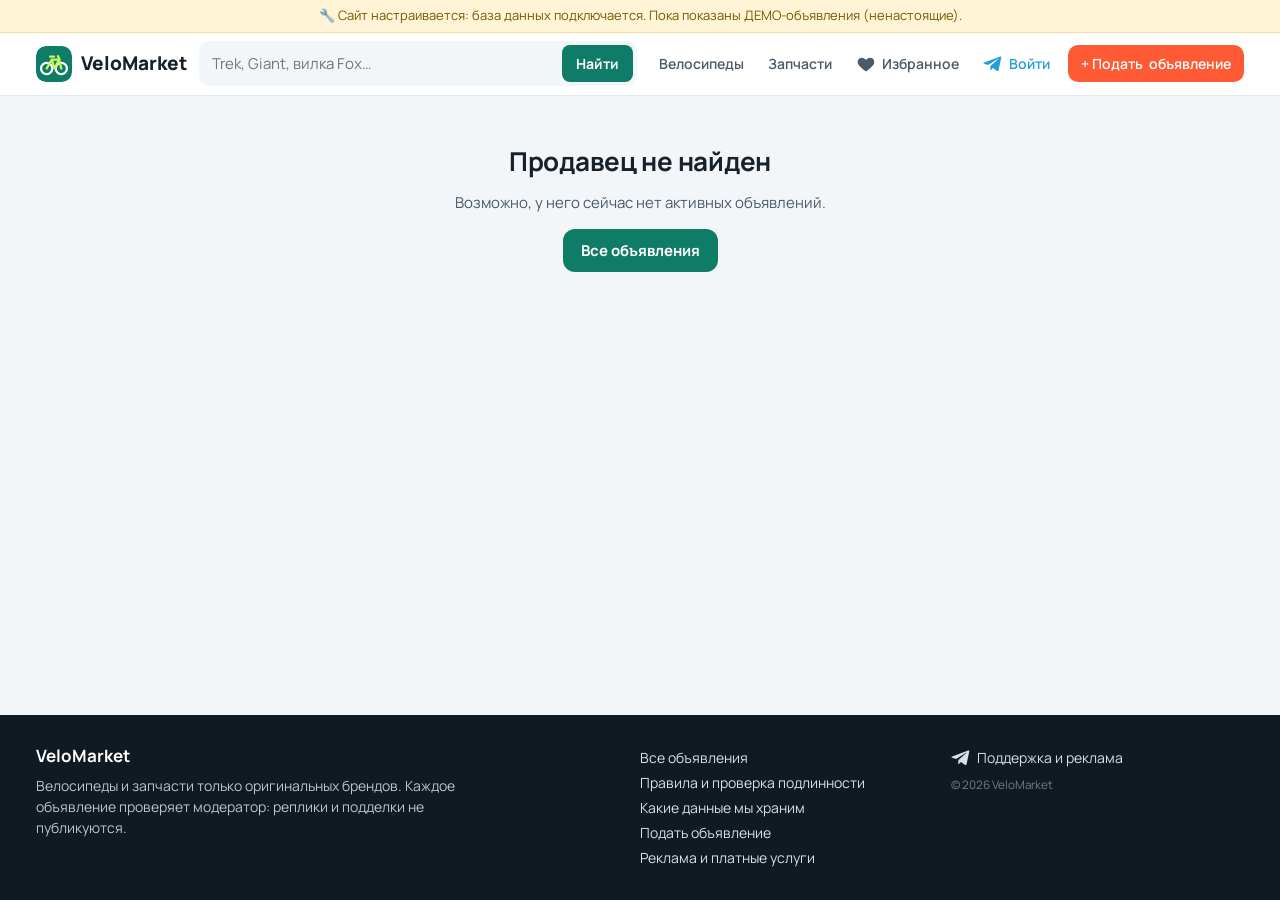
<file: site/shop.html>
<!doctype html>
<html lang="ru">
<head>
<meta charset="utf-8">
<meta name="viewport" content="width=device-width,initial-scale=1,viewport-fit=cover">
<title>Магазин — VeloMarket</title>
<meta name="description" content="Все объявления продавца на VeloMarket.">
<meta name="theme-color" content="#0e7c66">
<meta property="og:title" content="Магазин — VeloMarket">
<meta property="og:description" content="Все объявления продавца на VeloMarket.">
<link rel="icon" href="assets/favicon.svg" type="image/svg+xml">
<link rel="preconnect" href="https://fonts.googleapis.com"><link rel="preconnect" href="https://fonts.gstatic.com" crossorigin>
<link href="https://fonts.googleapis.com/css2?family=Manrope:wght@400;500;600;700;800&display=swap&subset=cyrillic" rel="stylesheet">
<link rel="stylesheet" href="css/style.css">
</head>
<body class="shop">
<main id="app">
<div class="wrap" style="margin:0 auto 36px" id="shop-root"><div class="skeleton" style="aspect-ratio:auto;height:90px;margin-top:18px"></div></div>
</main>
<script type="module" src="js/pages/shop.js"></script>
</body>
</html>
</file>
<file: site/css/style.css>
/* VeloMarket — mobile-first, без фреймворков */
:root{
  --green:#0e7c66; --green-d:#0a5f4e; --green-l:#e3f4ef; --lime:#c8f560;
  --accent:#ff5a36; --accent-d:#e2431f; --ink:#16212b; --ink2:#4b5a67; --muted:#8a97a3;
  --line:#e3e8ed; --bg:#f3f6f8; --card:#fff; --r:14px; --sh:0 1px 2px rgba(16,33,43,.06),0 6px 20px rgba(16,33,43,.06);
  --font:'Manrope',system-ui,-apple-system,'Segoe UI',Roboto,Arial,sans-serif;
}
*{box-sizing:border-box}
html{-webkit-text-size-adjust:100%}
body{margin:0;font:15px/1.5 var(--font);color:var(--ink);background:var(--bg);min-height:100vh;display:flex;flex-direction:column}
main{flex:1}
a{color:var(--green);text-decoration:none}
img{max-width:100%;display:block}
h1,h2,h3{line-height:1.2;margin:0 0 .5em;letter-spacing:-.01em}
h1{font-size:26px} h2{font-size:21px}
.wrap{max-width:1240px;margin:0 auto;padding:0 16px}
.hidden,[hidden]{display:none!important}
code{background:rgba(0,0,0,.08);padding:1px 6px;border-radius:6px;font-size:.92em}

/* ---------- кнопки и формы ---------- */
.btn{display:inline-flex;align-items:center;justify-content:center;gap:8px;border:0;border-radius:12px;padding:11px 18px;font:700 15px var(--font);cursor:pointer;transition:.15s;text-align:center;white-space:nowrap}
.btn-primary{background:var(--green);color:#fff}.btn-primary:hover{background:var(--green-d)}
.btn-accent{background:var(--accent);color:#fff}.btn-accent:hover{background:var(--accent-d)}
.btn-ghost{background:#fff;color:var(--ink);border:1px solid var(--line)}.btn-ghost:hover{border-color:var(--green);color:var(--green)}
.btn-tg{background:#229ED9;color:#fff}.btn-tg:hover{background:#1b8bc0}
.btn-danger{background:#fff;color:#c62828;border:1px solid #f3c4c4}.btn-danger:hover{background:#fdecec}
.btn-sm{padding:7px 12px;font-size:13px;border-radius:10px}
.btn-block{width:100%}
.btn:disabled{opacity:.55;cursor:not-allowed}
input,select,textarea{font:15px var(--font);color:var(--ink);width:100%;padding:11px 12px;border:1px solid var(--line);border-radius:10px;background:#fff;outline:none;transition:border .15s,box-shadow .15s}
input:focus,select:focus,textarea:focus{border-color:var(--green);box-shadow:0 0 0 3px rgba(14,124,102,.15)}
textarea{min-height:130px;resize:vertical}
label{display:block;font-weight:600;font-size:13px;color:var(--ink2);margin:0 0 6px}
.field{margin-bottom:14px}
.row{display:grid;gap:12px;grid-template-columns:1fr 1fr}
.check{display:flex;gap:10px;align-items:flex-start;font-weight:500;font-size:14px;color:var(--ink);cursor:pointer}
.check input{width:20px;height:20px;flex:none;margin:1px 0 0;accent-color:var(--green)}
.hint{font-size:13px;color:var(--muted);margin-top:4px}

/* ---------- шапка ---------- */
.site-header{background:#fff;border-bottom:1px solid var(--line);position:sticky;top:0;z-index:40}
.demo-bar{background:#fff4d6;color:#7a5600;font-size:13px;text-align:center;padding:6px 12px;border-bottom:1px solid #f3dfa4}
.hdr{display:flex;align-items:center;gap:12px;height:62px}
.logo{display:flex;align-items:center;gap:9px;font-weight:800;font-size:19px;color:var(--ink);flex:none}
.logo img{border-radius:10px}
.hdr-search{display:none;flex:1;max-width:460px;position:relative}
.hdr-search input{padding-right:84px;background:var(--bg);border-color:transparent}
.hdr-search button{position:absolute;right:4px;top:4px;bottom:4px;border:0;background:var(--green);color:#fff;border-radius:8px;padding:0 14px;font:700 14px var(--font);cursor:pointer}
.hdr-nav{display:flex;align-items:center;gap:4px;margin-left:auto}
.hdr-nav>a{display:flex;align-items:center;gap:6px;color:var(--ink2);font-weight:600;padding:8px 10px;border-radius:10px;font-size:14px}
.hdr-nav>a:hover,.hdr-nav>a.on{color:var(--green);background:var(--green-l)}
.hdr-nav>a:nth-child(1),.hdr-nav>a:nth-child(2){display:none}
.hdr-nav .user img,.hdr-nav .user i{width:30px;height:30px;border-radius:50%;object-fit:cover;background:var(--green);color:#fff;display:grid;place-items:center;font-style:normal;font-weight:800}
.hdr-nav .login{color:#229ED9}
.hdr-nav .admin-link{color:#7a3fc2}
.hdr-nav .post{color:#fff;padding:9px 13px;margin-left:4px}.hdr-nav .post:hover{background:var(--accent-d);color:#fff}
.hide-sm{display:none}
@media (max-width:599px){
  .hdr{gap:6px}.logo{font-size:17px;gap:7px}.logo img{width:32px;height:32px}
  .hdr-nav{gap:0}.hdr-nav>a{padding:8px 7px}.hdr-nav .login span{display:none}
  .hdr-nav .post{padding:8px 11px;font-size:14px}
  .ad-label{font-size:9px;padding:1px 5px}
  .hdr-nav .admin-link{display:none}
  .mod-head>div:last-child{text-align:left!important}
}
body{overflow-x:hidden}

/* ---------- главная ---------- */
.hero{background:radial-gradient(1200px 400px at 85% -10%,rgba(200,245,96,.35),transparent 60%),linear-gradient(135deg,#0b5e4e 0%,#0e7c66 55%,#139a7d 100%);color:#fff;padding:34px 0 44px;position:relative;overflow:hidden}
.hero::after{content:"";position:absolute;right:-60px;bottom:-40px;width:420px;height:260px;background:url(../assets/demo/bike-mtb.svg) center/contain no-repeat;opacity:.0}
.hero h1{font-size:28px;font-weight:800;max-width:720px}
.hero.has-photo{background:#0b2a23}
.hero-bg{position:absolute;inset:0;z-index:0}
.hero-bg img{width:100%;height:100%;object-fit:cover;object-position:60% 40%}
.hero.has-photo::before{content:"";position:absolute;inset:0;z-index:1;background:linear-gradient(90deg,rgba(6,32,26,.92) 0%,rgba(8,60,48,.72) 45%,rgba(8,60,48,.18) 80%,rgba(0,0,0,.05) 100%),linear-gradient(0deg,rgba(6,25,20,.55),transparent 45%)}
.hero.has-photo .wrap{position:relative;z-index:2}
.hero.has-photo h1,.hero.has-photo p{text-shadow:0 2px 14px rgba(0,0,0,.45)}
.hero-wheel{position:absolute;z-index:1;right:-70px;bottom:-90px;width:260px;height:260px;color:#c8f560;opacity:.07;animation:spin 40s linear infinite;pointer-events:none}
@keyframes spin{to{transform:rotate(360deg)}}
@media (prefers-reduced-motion:reduce){.hero-wheel{animation:none}}
@media (max-width:640px){.hero-bg img{object-position:center 35%}.hero.has-photo::before{background:linear-gradient(180deg,rgba(6,32,26,.88) 0%,rgba(8,60,48,.7) 55%,rgba(6,25,20,.85) 100%)}.hero-wheel{width:180px;height:180px;right:-60px;bottom:-60px}}
.hero p{opacity:.9;max-width:620px;margin:0 0 20px}
.hero .lime{color:var(--lime)}
.big-search{display:flex;gap:8px;background:#fff;padding:6px;border-radius:16px;box-shadow:0 10px 30px rgba(0,0,0,.18);max-width:760px}
.big-search input,.big-search select{border:0;box-shadow:none!important;background:transparent}
.big-search select{max-width:170px;display:none;border-left:1px solid var(--line);border-radius:0}
.big-search .btn{flex:none}
.trust{display:flex;gap:16px;flex-wrap:wrap;margin-top:18px;font-size:13px;font-weight:600}
.trust span{display:flex;align-items:center;gap:6px;opacity:.95}
.trust svg{color:var(--lime)}
.cats{display:grid;grid-template-columns:repeat(2,1fr);gap:10px;margin:-22px 0 8px;position:relative;z-index:2}
.cat{background:#fff;border-radius:var(--r);padding:14px;box-shadow:var(--sh);display:flex;align-items:center;gap:12px;color:var(--ink);font-weight:700;font-size:14px;transition:.15s}
.cat:hover{transform:translateY(-2px);box-shadow:0 10px 26px rgba(16,33,43,.12)}
.cat img{width:54px;height:40px;object-fit:cover;border-radius:8px;flex:none}
.cat small{display:block;color:var(--muted);font-weight:500;font-size:12px}
section.block{margin:28px 0}
.block-head{display:flex;align-items:baseline;justify-content:space-between;gap:12px;margin-bottom:14px}
.block-head h2{margin:0}
.brands{display:flex;flex-wrap:wrap;gap:8px}
.brands a{background:#fff;border:1px solid var(--line);border-radius:999px;padding:7px 14px;font-weight:700;font-size:14px;color:var(--ink)}
.brands a small{color:var(--muted);font-weight:500;margin-left:4px}
.brands a:hover{border-color:var(--green);color:var(--green)}
.steps{display:grid;gap:12px;grid-template-columns:1fr}
.step{background:#fff;border-radius:var(--r);padding:18px;box-shadow:var(--sh)}
.step b{display:inline-grid;place-items:center;width:32px;height:32px;border-radius:50%;background:var(--green-l);color:var(--green);margin-bottom:8px}
.step h3{font-size:16px;margin-bottom:4px}
.step p{margin:0;color:var(--ink2);font-size:14px}

/* ---------- карточки ---------- */
.grid{display:grid;grid-template-columns:repeat(2,minmax(0,1fr));gap:10px}
.card{background:var(--card);border-radius:var(--r);overflow:hidden;box-shadow:var(--sh);position:relative;display:flex;flex-direction:column;transition:transform .15s,box-shadow .15s}
.card:hover{transform:translateY(-2px);box-shadow:0 12px 28px rgba(16,33,43,.12)}
.card.is-featured{outline:2px solid #ffb648}
.card-img{aspect-ratio:4/3;background:#e9eef2;position:relative;display:block;overflow:hidden}
.card-img img{width:100%;height:100%;object-fit:cover;transition:transform .3s}
.card:hover .card-img img{transform:scale(1.04)}
.badges{position:absolute;left:8px;bottom:8px;right:8px;display:flex;flex-wrap:wrap;gap:5px}
.badge{display:inline-flex;align-items:center;gap:3px;font-size:11px;font-weight:800;padding:3px 8px;border-radius:999px;background:#fff;color:var(--ink);box-shadow:0 1px 3px rgba(0,0,0,.15)}
.badge.ok{background:var(--green);color:#fff}
.badge.hot{background:#ffb648;color:#3d2600}
.badge.new{background:#229ED9;color:#fff}
.badge.sold{background:#16212b;color:#fff}
.badge.st-pending{background:#fff4d6;color:#7a5600}.badge.st-approved{background:var(--green-l);color:var(--green-d)}
.badge.st-rejected{background:#fdecec;color:#b42318}.badge.st-draft{background:#eef1f4;color:var(--ink2)}.badge.st-sold{background:#16212b;color:#fff}
.fav{position:absolute;right:8px;top:8px;width:36px;height:36px;border-radius:50%;border:0;background:rgba(255,255,255,.92);color:#b8c2cc;display:grid;place-items:center;cursor:pointer;box-shadow:0 1px 4px rgba(0,0,0,.15);transition:.15s}
.fav:hover{color:#ff5a7a}.fav.on{color:#ff3d68}
.card-body{padding:10px 12px 12px;color:var(--ink);display:flex;flex-direction:column;gap:2px;flex:1}
.price{font-weight:800;font-size:17px}
.price small{font-weight:600;font-size:12px;color:var(--muted)}
.card h3{font-size:14px;font-weight:700;margin:0;display:-webkit-box;-webkit-line-clamp:2;-webkit-box-orient:vertical;overflow:hidden}
.meta{font-size:12px;color:var(--ink2)}
.loc{font-size:12px;color:var(--muted);display:flex;align-items:center;gap:3px;margin-top:auto;padding-top:6px;flex-wrap:wrap}
.loc span{margin-left:auto}

/* ---------- реклама ---------- */
.ad-slot{position:relative;border-radius:var(--r);overflow:hidden;background:#fff;box-shadow:var(--sh)}
.ad-slot .ad{display:none}.ad-slot .ad.on{display:block;animation:fade .5s}
.ad-slot img{width:100%;height:auto}
.ad-label{position:absolute;right:8px;top:8px;background:rgba(0,0,0,.45);color:#fff;font-size:10px;font-weight:700;padding:2px 7px;border-radius:6px;z-index:2;letter-spacing:.04em;text-transform:uppercase}
.grid .ad-slot{grid-column:1/-1}
@keyframes fade{from{opacity:0}to{opacity:1}}

/* ---------- каталог ---------- */
.catalog{display:grid;gap:18px;grid-template-columns:1fr;margin:18px auto 36px}
.filters{background:#fff;border-radius:var(--r);padding:16px;box-shadow:var(--sh);align-self:start}
.filters h3{font-size:16px;display:flex;justify-content:space-between;align-items:center}
.drawer-close{display:inline-grid;background:none;border:0;font-size:26px;line-height:1;cursor:pointer;color:var(--ink2)}
@media (max-width:899px){
  .filters{position:fixed;inset:0 0 0 auto;width:min(360px,92vw);z-index:60;overflow-y:auto;border-radius:0;transform:translateX(105%);transition:transform .25s}
  .filters.open{transform:none}
  .backdrop{position:fixed;inset:0;background:rgba(10,20,28,.45);z-index:55}
}
.list-top{display:flex;flex-wrap:wrap;gap:10px;align-items:center;justify-content:space-between;margin-bottom:12px}
.list-top h1{font-size:22px;margin:0}
.list-top .tools{display:flex;gap:8px;align-items:center}
.list-top select{width:auto;padding:9px 10px}
.chips{display:flex;flex-wrap:wrap;gap:6px;margin-bottom:12px}
.chip{background:var(--green-l);color:var(--green-d);border-radius:999px;padding:4px 10px;font-size:13px;font-weight:600;border:0;cursor:pointer}
.chip:after{content:" ×"}
.pager{display:flex;justify-content:center;gap:6px;margin:24px 0;flex-wrap:wrap}
.pager a,.pager span{min-width:38px;height:38px;display:grid;place-items:center;border-radius:10px;background:#fff;font-weight:700;color:var(--ink);padding:0 8px}
.pager a.on{background:var(--green);color:#fff}
.empty{text-align:center;padding:50px 16px;color:var(--ink2)}
.empty h1,.empty h2{color:var(--ink)}
.skeleton{background:linear-gradient(90deg,#eef2f5 25%,#f7f9fa 37%,#eef2f5 63%);background-size:400% 100%;animation:sk 1.3s infinite;border-radius:var(--r);aspect-ratio:3/4}
@keyframes sk{0%{background-position:100% 50%}100%{background-position:0 50%}}

/* ---------- страница объявления ---------- */
.crumbs{font-size:13px;color:var(--muted);margin:14px 0 8px}
.crumbs a{color:var(--ink2)}
.lst{display:grid;gap:18px;grid-template-columns:1fr;margin-bottom:36px}
.gallery{background:#fff;border-radius:var(--r);overflow:hidden;box-shadow:var(--sh)}
.g-main{aspect-ratio:4/3;background:#0f1a22;position:relative;cursor:zoom-in}
.g-main img{width:100%;height:100%;object-fit:contain}
.g-nav{position:absolute;top:50%;transform:translateY(-50%);width:42px;height:42px;border-radius:50%;border:0;background:rgba(255,255,255,.9);font-size:22px;cursor:pointer}
.g-prev{left:10px}.g-next{right:10px}
.g-count{position:absolute;right:10px;bottom:10px;background:rgba(0,0,0,.55);color:#fff;font-size:12px;padding:3px 9px;border-radius:8px}
.g-thumbs{display:flex;gap:6px;padding:8px;overflow-x:auto}
.g-thumbs img{width:76px;height:58px;object-fit:cover;border-radius:8px;cursor:pointer;opacity:.6;border:2px solid transparent;flex:none}
.g-thumbs img.on{opacity:1;border-color:var(--green)}
.panel{background:#fff;border-radius:var(--r);padding:18px;box-shadow:var(--sh)}
.panel+.panel{margin-top:14px}
.l-price{font-size:28px;font-weight:800;margin:4px 0}
.l-price small{display:block;font-size:14px;color:var(--muted);font-weight:600}
.l-title{font-size:22px}
.specs{display:grid;grid-template-columns:1fr 1fr;gap:0;margin:0}
.specs div{padding:9px 0;border-bottom:1px dashed var(--line);font-size:14px}
.specs dt{color:var(--muted);font-size:12px}.specs dd{margin:0;font-weight:700}
.desc{white-space:pre-wrap;color:var(--ink2)}
.seller{display:flex;gap:12px;align-items:center;margin-bottom:12px}
.seller .ava{width:48px;height:48px;border-radius:50%;background:var(--green);color:#fff;display:grid;place-items:center;font-weight:800;font-size:20px;overflow:hidden;flex:none}
.seller .ava img{width:100%;height:100%;object-fit:cover}
.seller small{color:var(--muted);display:block}
.actions{display:grid;gap:8px}
.verified-box{display:flex;gap:10px;background:var(--green-l);color:var(--green-d);border-radius:12px;padding:12px;font-size:14px;margin-bottom:12px}
.verified-box svg{flex:none;margin-top:2px}
.warn-box{background:#fff8e6;color:#7a5600;border-radius:12px;padding:12px;font-size:13px}
.stats{display:flex;gap:14px;color:var(--muted);font-size:13px;margin-top:10px;flex-wrap:wrap}
.stats span{display:flex;align-items:center;gap:4px}
.lightbox{position:fixed;inset:0;background:rgba(5,10,14,.94);z-index:90;display:grid;place-items:center}
.lightbox img{max-width:94vw;max-height:90vh;object-fit:contain}
.lightbox button{position:absolute;top:14px;right:14px;background:#fff;border:0;border-radius:50%;width:42px;height:42px;font-size:22px;cursor:pointer}

/* ---------- модальное окно ---------- */
dialog{border:0;border-radius:18px;padding:22px;max-width:440px;width:calc(100% - 32px);box-shadow:0 20px 60px rgba(0,0,0,.3)}
dialog::backdrop{background:rgba(10,20,28,.5)}
dialog h3{margin-bottom:12px}
dialog .btns{display:flex;gap:8px;justify-content:flex-end;margin-top:14px}

/* ---------- формы страниц ---------- */
.form-page{max-width:860px;margin:18px auto 40px}
.form-page .panel h2{font-size:18px;display:flex;gap:8px;align-items:center}
.form-page .panel h2 b{background:var(--green);color:#fff;border-radius:50%;width:26px;height:26px;display:inline-grid;place-items:center;font-size:14px}
.photo-drop{border:2px dashed #c9d4dc;border-radius:12px;padding:16px;text-align:center;color:var(--ink2);cursor:pointer;background:#fafcfd;transition:.15s;position:relative}
.photo-drop:hover,.photo-drop.drag{border-color:var(--green);background:var(--green-l)}
.photo-drop input{position:absolute;inset:0;opacity:0;cursor:pointer}
.photo-drop strong{display:block;color:var(--ink)}
.thumbs{display:grid;grid-template-columns:repeat(auto-fill,minmax(92px,1fr));gap:8px;margin-top:10px}
.thumb{position:relative;aspect-ratio:1;border-radius:10px;overflow:hidden;background:#eef2f5}
.thumb img{width:100%;height:100%;object-fit:cover}
.thumb button{position:absolute;top:4px;right:4px;width:24px;height:24px;border-radius:50%;border:0;background:rgba(0,0,0,.6);color:#fff;cursor:pointer;font-size:14px;line-height:1}
.thumb .n{position:absolute;left:4px;bottom:4px;background:rgba(0,0,0,.6);color:#fff;font-size:11px;padding:1px 6px;border-radius:6px}
.req-grid{display:grid;gap:14px;grid-template-columns:1fr}
.private{display:inline-flex;gap:4px;align-items:center;background:#f1ebfb;color:#6b3fc2;font-size:12px;font-weight:700;padding:2px 8px;border-radius:999px}
.rules-box{background:#fff4f1;border:1px solid #ffd3c7;border-radius:12px;padding:14px;font-size:14px;color:#6b2a17}
.rules-box ul{margin:6px 0 0;padding-left:20px}
.progress{height:8px;background:var(--line);border-radius:8px;overflow:hidden;margin-top:10px}
.progress i{display:block;height:100%;background:var(--green);width:0;transition:width .2s}
.err-text{color:#b42318;font-size:13px;margin-top:6px}

/* ---------- кабинет / админка ---------- */
.profile-card{display:flex;gap:14px;align-items:center;flex-wrap:wrap}
.my-item{display:grid;grid-template-columns:96px 1fr;gap:12px;background:#fff;border-radius:var(--r);padding:10px;box-shadow:var(--sh);margin-bottom:10px}
.my-item img{width:96px;height:76px;object-fit:cover;border-radius:10px}
.my-item h3{font-size:15px;margin:2px 0}
.my-item .btns{display:flex;flex-wrap:wrap;gap:6px;margin-top:8px;grid-column:1/-1}
.reason{background:#fdecec;color:#b42318;border-radius:8px;padding:6px 10px;font-size:13px;margin-top:6px}
.tabs{display:flex;gap:6px;overflow-x:auto;margin:16px 0;padding-bottom:4px}
.tabs button{border:0;background:#fff;border-radius:10px;padding:9px 14px;font:700 14px var(--font);color:var(--ink2);cursor:pointer;white-space:nowrap;box-shadow:var(--sh)}
.tabs button.on{background:var(--green);color:#fff}
.tabs .cnt{background:var(--accent);color:#fff;border-radius:999px;padding:0 7px;font-size:12px;margin-left:4px}
.mod{background:#fff;border-radius:var(--r);box-shadow:var(--sh);padding:14px;margin-bottom:14px}
.mod-head{display:flex;justify-content:space-between;gap:10px;flex-wrap:wrap;align-items:flex-start}
.mod-photos{display:flex;gap:6px;overflow-x:auto;margin:10px 0}
.mod-photos a{flex:none;position:relative}
.mod-photos img{height:110px;width:auto;border-radius:8px}
.mod-photos .tag{position:absolute;left:4px;top:4px;font-size:10px;font-weight:800;background:#fff;padding:1px 6px;border-radius:6px}
.mod-photos .tag.serial{background:#6b3fc2;color:#fff}
.serial{font:700 16px ui-monospace,Menlo,Consolas,monospace;background:#f1ebfb;color:#4b2a8f;padding:4px 10px;border-radius:8px;display:inline-block}
.close-review{background:#fff4d6;color:#7a5600;font-weight:700;font-size:13px;padding:6px 10px;border-radius:8px;display:inline-block}
.mod-actions{display:flex;flex-wrap:wrap;gap:8px;margin-top:10px}
table.t{width:100%;border-collapse:collapse;background:#fff;border-radius:var(--r);overflow:hidden;box-shadow:var(--sh);font-size:14px}
.t th,.t td{padding:9px 10px;border-bottom:1px solid var(--line);text-align:left;vertical-align:middle}
.t th{background:#f7f9fa;font-size:12px;color:var(--ink2)}
.t img{width:120px;border-radius:6px}
.scroll-x{overflow-x:auto}

/* ---------- подвал ---------- */
.site-footer{background:#0f1a22;color:#b9c5cf;margin-top:30px;padding:28px 0;font-size:14px}
.foot{display:grid;gap:18px}
.foot b{color:#fff;font-size:17px}
.foot p{margin:6px 0 0;max-width:420px}
.foot a{color:#d6e1ea;display:flex;align-items:center;gap:6px;margin:4px 0}
.foot small{color:#6f7f8c;display:block;margin-top:8px}

#toasts{position:fixed;left:50%;bottom:20px;transform:translateX(-50%);display:grid;gap:8px;z-index:100;width:min(420px,92vw)}
.toast{background:#16212b;color:#fff;padding:12px 16px;border-radius:12px;box-shadow:0 10px 30px rgba(0,0,0,.25);font-weight:600;font-size:14px;transition:opacity .4s,transform .4s}
.toast.err{background:#b42318}.toast.hide{opacity:0;transform:translateY(10px)}

.login-box{max-width:460px;margin:40px auto;text-align:center}
.login-box .panel{padding:28px}
#tg-widget{min-height:48px;display:flex;justify-content:center;margin:18px 0}
.demo-logins{display:grid;gap:8px;margin-top:10px}
.prose{max-width:820px;margin:20px auto 40px}
.prose .panel h2{font-size:19px;margin-top:6px}
.prose li{margin:4px 0}

@media (min-width:600px){
  .grid{grid-template-columns:repeat(3,minmax(0,1fr));gap:14px}
  .cats{grid-template-columns:repeat(3,1fr)}
  .steps{grid-template-columns:repeat(3,1fr)}
  .req-grid{grid-template-columns:1fr 1fr}
  .hide-sm{display:inline}
  .big-search select{display:block}
  .foot{grid-template-columns:2fr 1fr 1fr}
  .hero h1{font-size:36px}
}
@media (min-width:900px){
  .hdr-search{display:block}
  .hdr-nav>a:nth-child(1),.hdr-nav>a:nth-child(2){display:flex}
  .catalog{grid-template-columns:270px 1fr}
  .drawer-close,.open-filters{display:none!important}
  .grid{grid-template-columns:repeat(3,minmax(0,1fr))}
  .home .grid{grid-template-columns:repeat(4,minmax(0,1fr))}
  .cats{grid-template-columns:repeat(6,1fr)}
  .lst{grid-template-columns:minmax(0,1fr) 360px}
  .lst aside{position:sticky;top:80px;align-self:start}
  .hero{padding:52px 0 64px}
  .hero h1{font-size:42px}
  .hero::after{opacity:.0}
}
@media (min-width:1150px){ .grid{grid-template-columns:repeat(4,minmax(0,1fr))} .catalog .grid{grid-template-columns:repeat(3,minmax(0,1fr))} }
@media (prefers-reduced-motion:reduce){*{transition:none!important;animation:none!important}}

.ad-preview{margin:6px 0 14px;max-width:600px;border-radius:12px;overflow:hidden;box-shadow:var(--sh)}.ad-preview img{width:100%;display:block}.ad-preview.side{max-width:180px}

/* ---------- платные услуги ---------- */
.badge.urgent{background:#e5484d;color:#fff}
.badge.shop{background:#6d4aff;color:#fff}
.badge.st-expired{background:#f3e8ff;color:#6b21a8}
.card.is-highlight{background:#fff8db;box-shadow:0 0 0 2px #ffd84d,var(--sh)}
.card.is-highlight .card-body{background:#fff8db}
.pay-steps{margin:8px 0 4px;padding-left:20px;font-size:14px;color:var(--ink2)}.pay-steps li{margin:3px 0}
.promo{grid-column:1/-1;border-top:1px dashed #dde3e8;margin-top:8px;padding-top:8px}
.promo-h{font-size:12px;font-weight:800;color:var(--muted);text-transform:uppercase;letter-spacing:.04em;margin-bottom:6px}
.promo-btns{display:flex;flex-wrap:wrap;gap:6px}
.promo-btns button{border:1px solid #dfe5ea;background:#fff;border-radius:10px;padding:6px 10px;font:700 13px var(--font);color:var(--ink);cursor:pointer;display:inline-flex;gap:6px;align-items:center}
.promo-btns button:hover{border-color:var(--green)}
.promo-btns button small{font-weight:600;color:var(--muted)}
.promo-btns button.on{background:var(--green-l);border-color:var(--green);color:var(--green-d)}
.promo-btns button.wait{background:#fff4d6;border-color:#f3d27a}
.exp{font-size:13px;margin-top:4px}.exp.warn{color:#b45309;font-weight:700}.exp.bad{color:#b42318;font-weight:700}
.g-ad{position:absolute;inset:0;display:block;background:#0f1a22}
.g-ad img{width:100%;height:100%;object-fit:contain}
.g-ad .ad-label,.lightbox .ad-label{position:absolute;right:10px;top:10px;left:auto}
.g-thumbs .g-thumb-ad{width:76px;height:58px;border-radius:8px;flex:none;display:grid;place-items:center;background:#16212b;color:#fff;font-size:10px;font-weight:800;text-transform:uppercase;cursor:pointer;opacity:.7;border:2px solid transparent}
.g-thumbs .g-thumb-ad.on{opacity:1;border-color:var(--green)}
.lightbox .lb-nav{position:absolute;top:50%;transform:translateY(-50%);width:48px;height:48px;border-radius:50%;border:0;background:rgba(255,255,255,.9);font-size:26px;cursor:pointer}
.lightbox .lb-prev{left:12px}.lightbox .lb-next{right:12px}
.lightbox .lb-close{position:absolute;top:14px;right:14px}
.lightbox .lb-count{position:absolute;bottom:14px;left:50%;transform:translateX(-50%);color:#fff;font-size:13px;background:rgba(0,0,0,.5);padding:3px 10px;border-radius:8px}
.lightbox a.lb-ad{position:relative;display:block}
.lightbox a.lb-ad img{max-width:94vw;max-height:86vh}
.price-table{width:100%;border-collapse:collapse;background:#fff;border-radius:var(--r);overflow:hidden;box-shadow:var(--sh)}
.price-table td,.price-table th{padding:10px 12px;border-bottom:1px solid #eef1f4;text-align:left;font-size:14px;vertical-align:top}
.price-table th{background:#f6f8fa;font-size:12px;text-transform:uppercase;color:var(--muted)}
.price-table td.p{white-space:nowrap;font-weight:800}
.slots{display:grid;gap:14px;grid-template-columns:1fr}
@media (min-width:760px){.slots{grid-template-columns:1fr 1fr}}
.slot-card{background:#fff;border-radius:var(--r);box-shadow:var(--sh);overflow:hidden;display:flex;flex-direction:column}
.slot-card .prev{background:#eef2f5;padding:12px;display:grid;place-items:center;min-height:150px}
.slot-card .prev img{max-height:200px;width:auto;max-width:100%;border-radius:8px;box-shadow:0 2px 8px rgba(0,0,0,.12)}
.slot-card .b{padding:14px;display:flex;flex-direction:column;gap:6px;flex:1}
.slot-card .b .price{font-size:20px;font-weight:800}
.slot-card .b .btn{margin-top:auto}
.shop-head{display:flex;gap:14px;align-items:center;background:#fff;border-radius:var(--r);box-shadow:var(--sh);padding:16px;margin:18px 0}
.shop-head .ava{width:58px;height:58px;font-size:24px}
.admin-alert{background:#fff4d6;border:1px solid #f3d27a;color:#7a5600;border-radius:12px;padding:10px 14px;margin:10px 0;display:flex;gap:10px;align-items:center;flex-wrap:wrap}
.seller-all{display:block;font-size:13px;font-weight:700;margin-top:3px}
.lst>*{min-width:0}
.lightbox .lb-body{max-width:94vw;display:grid;place-items:center}

/* быстрая правка объявления */
dialog.edit-dlg{max-width:580px;max-height:calc(100dvh - 24px);overflow:auto;padding:20px}
dialog.edit-dlg textarea{min-height:150px}
@media (max-width:599px){dialog.edit-dlg{width:calc(100% - 16px);padding:16px}dialog.edit-dlg .row{gap:8px}}
.changes{background:#fff8e6;border:1px solid #f3dfa4;border-radius:12px;padding:10px 12px;margin-top:10px;font-size:13px;color:#5c4300}
.changes b{color:#7a5600}.changes s{color:#9a8a6a}.changes .ch-desc{white-space:pre-wrap;max-height:120px;overflow:auto;margin-top:4px}
</file>
